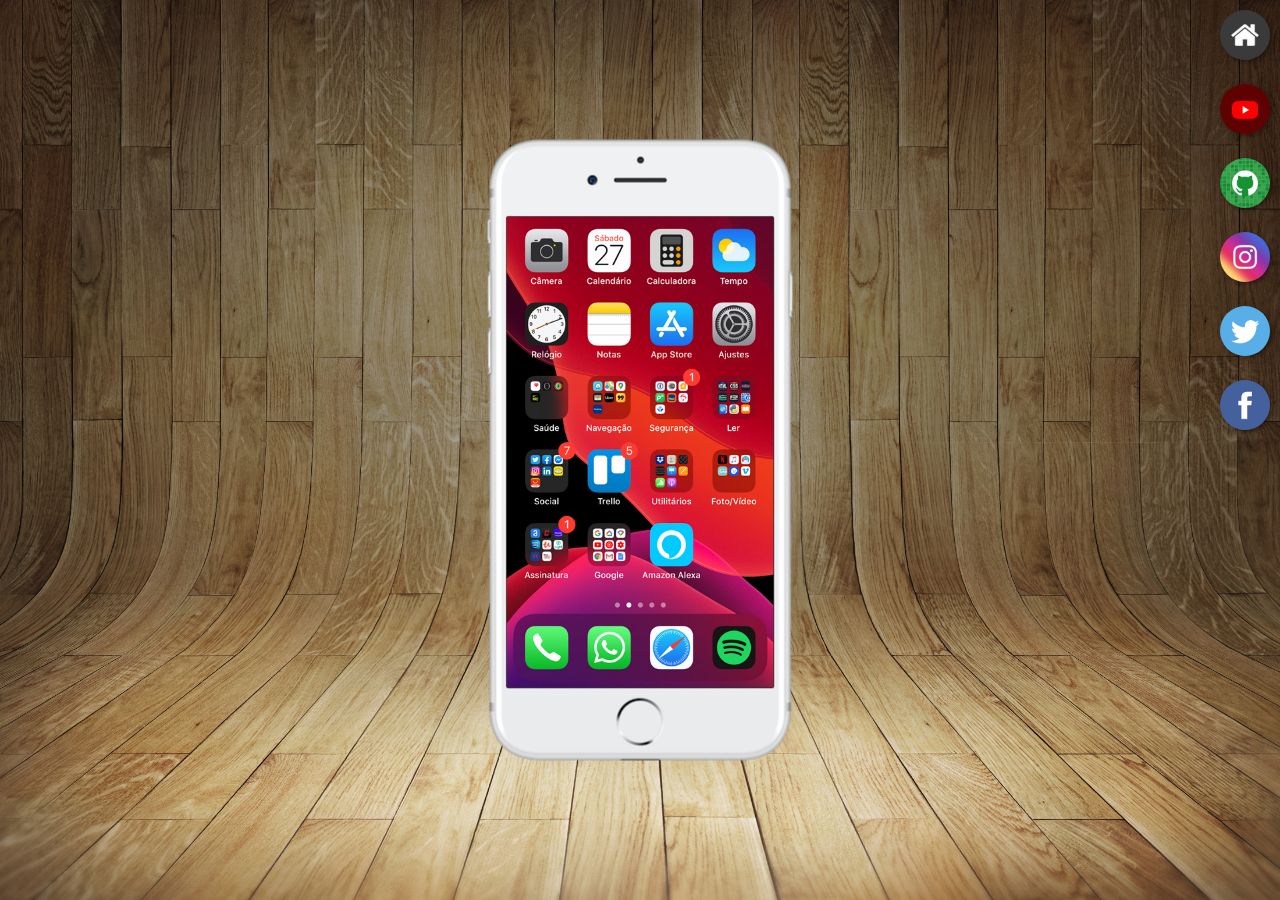
<file: index.html>
<!DOCTYPE html>
<html lang="pt-br">
<head>
    <meta charset="UTF-8">
    <meta name="viewport" content="width=device-width, initial-scale=1.0">
    <link rel="shortcut icon" href="favicon.ico" type="image/x-icon">
    <link rel="stylesheet" href="estilos/style.css">
    <title>Projeto Redes Sociais</title>
</head>
<body>
    <main>
        <section id="telefone">
            <iframe src="home.html" name="tela" id="tela" frameborder="0">
                Seu navegador não é compatível com isso.
            </iframe>
        </section>
        <section id="redes-sociais">
            <a href="home.html" target="tela"><img src="imagens/logo-home.jpg" alt="home"></a><br>
            <a href="youtube.html" target="tela"><img src="imagens/logo-youtube.jpg" alt="YouTube"></a><br>
            <a href="github.html" target="tela"><img src="imagens/logo-github.jpg" alt="GitHub"></a><br>
            <a href="instagram.html" target="tela"><img src="imagens/logo-instagram.jpg" alt="Instagram"></a><br>
            <a href="twitter.html" target="tela"><img src="imagens/logo-twitter.jpg" alt="Twitter"></a><br>
            <a href="facebook.html" target="tela"><img src="imagens/logo-facebook.jpg" alt="Facebook"></a>
        </section>
    </main>
</body>
</html>
</file>
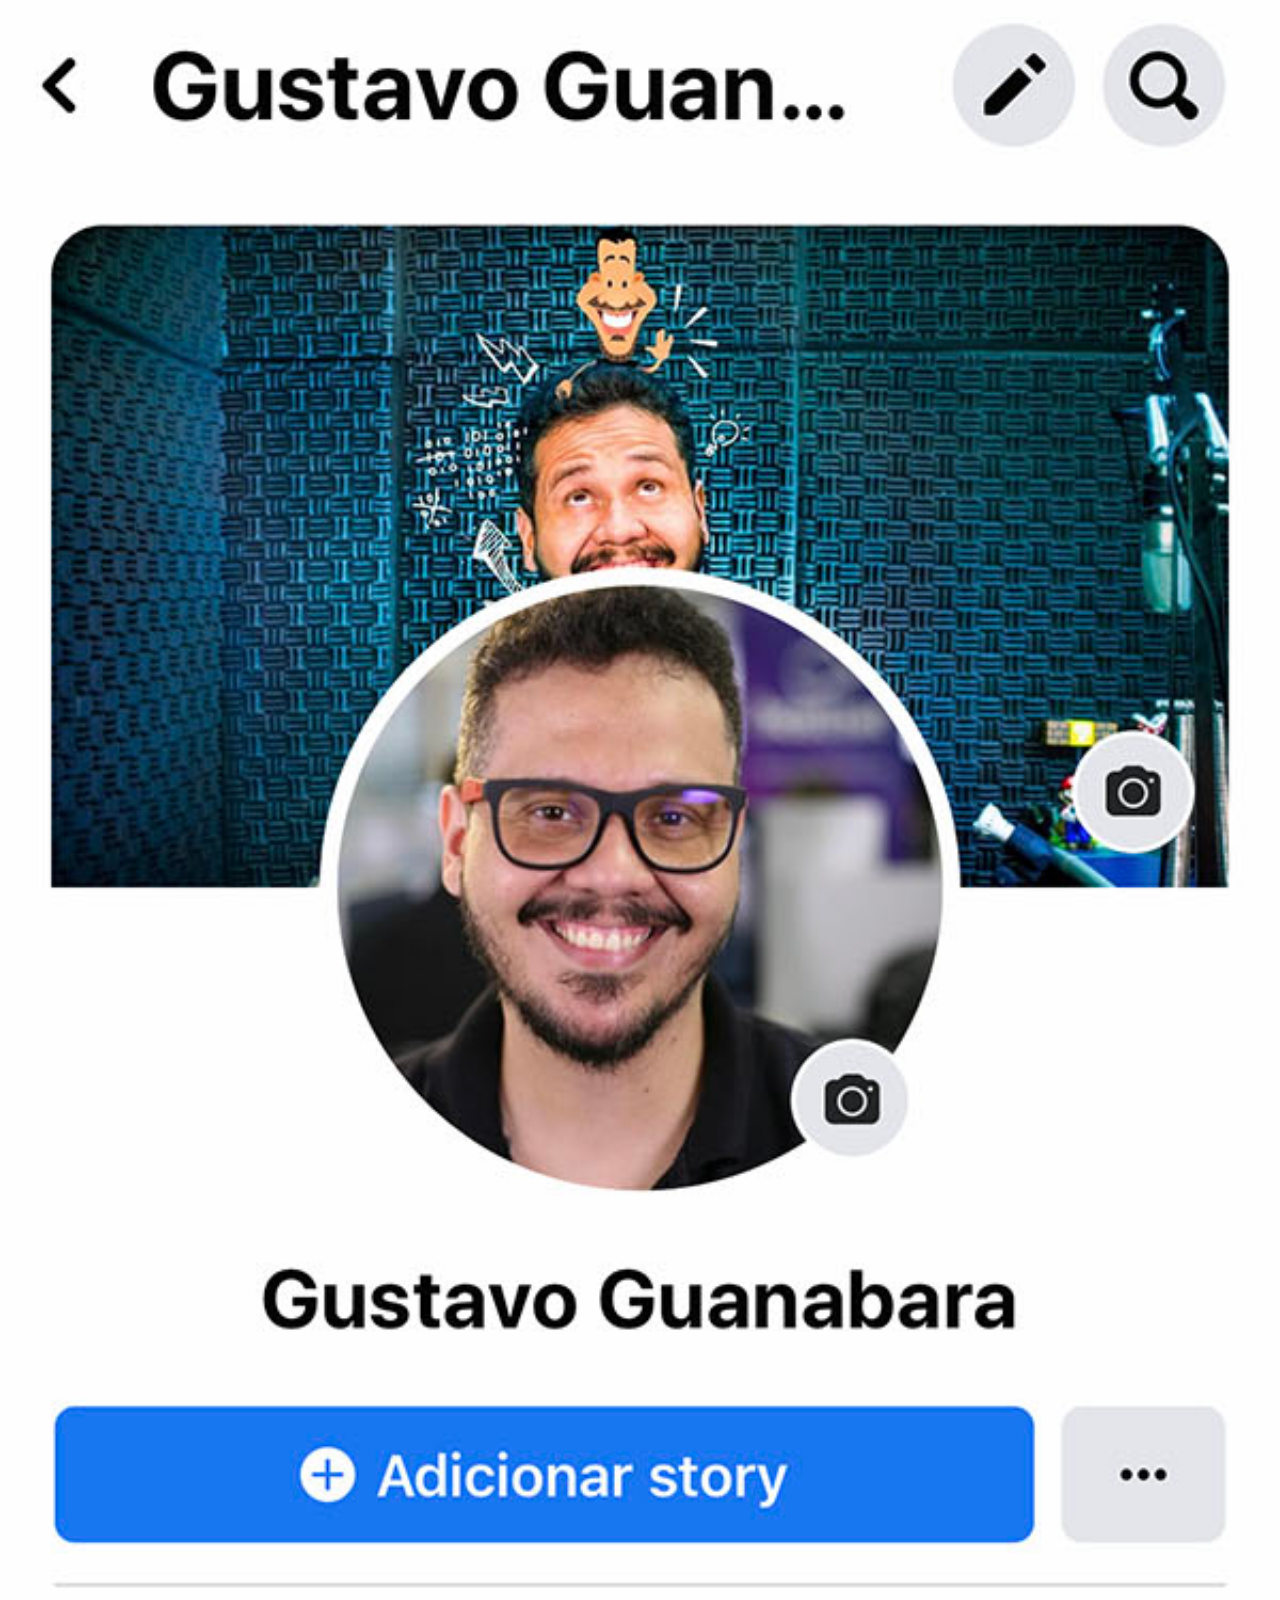
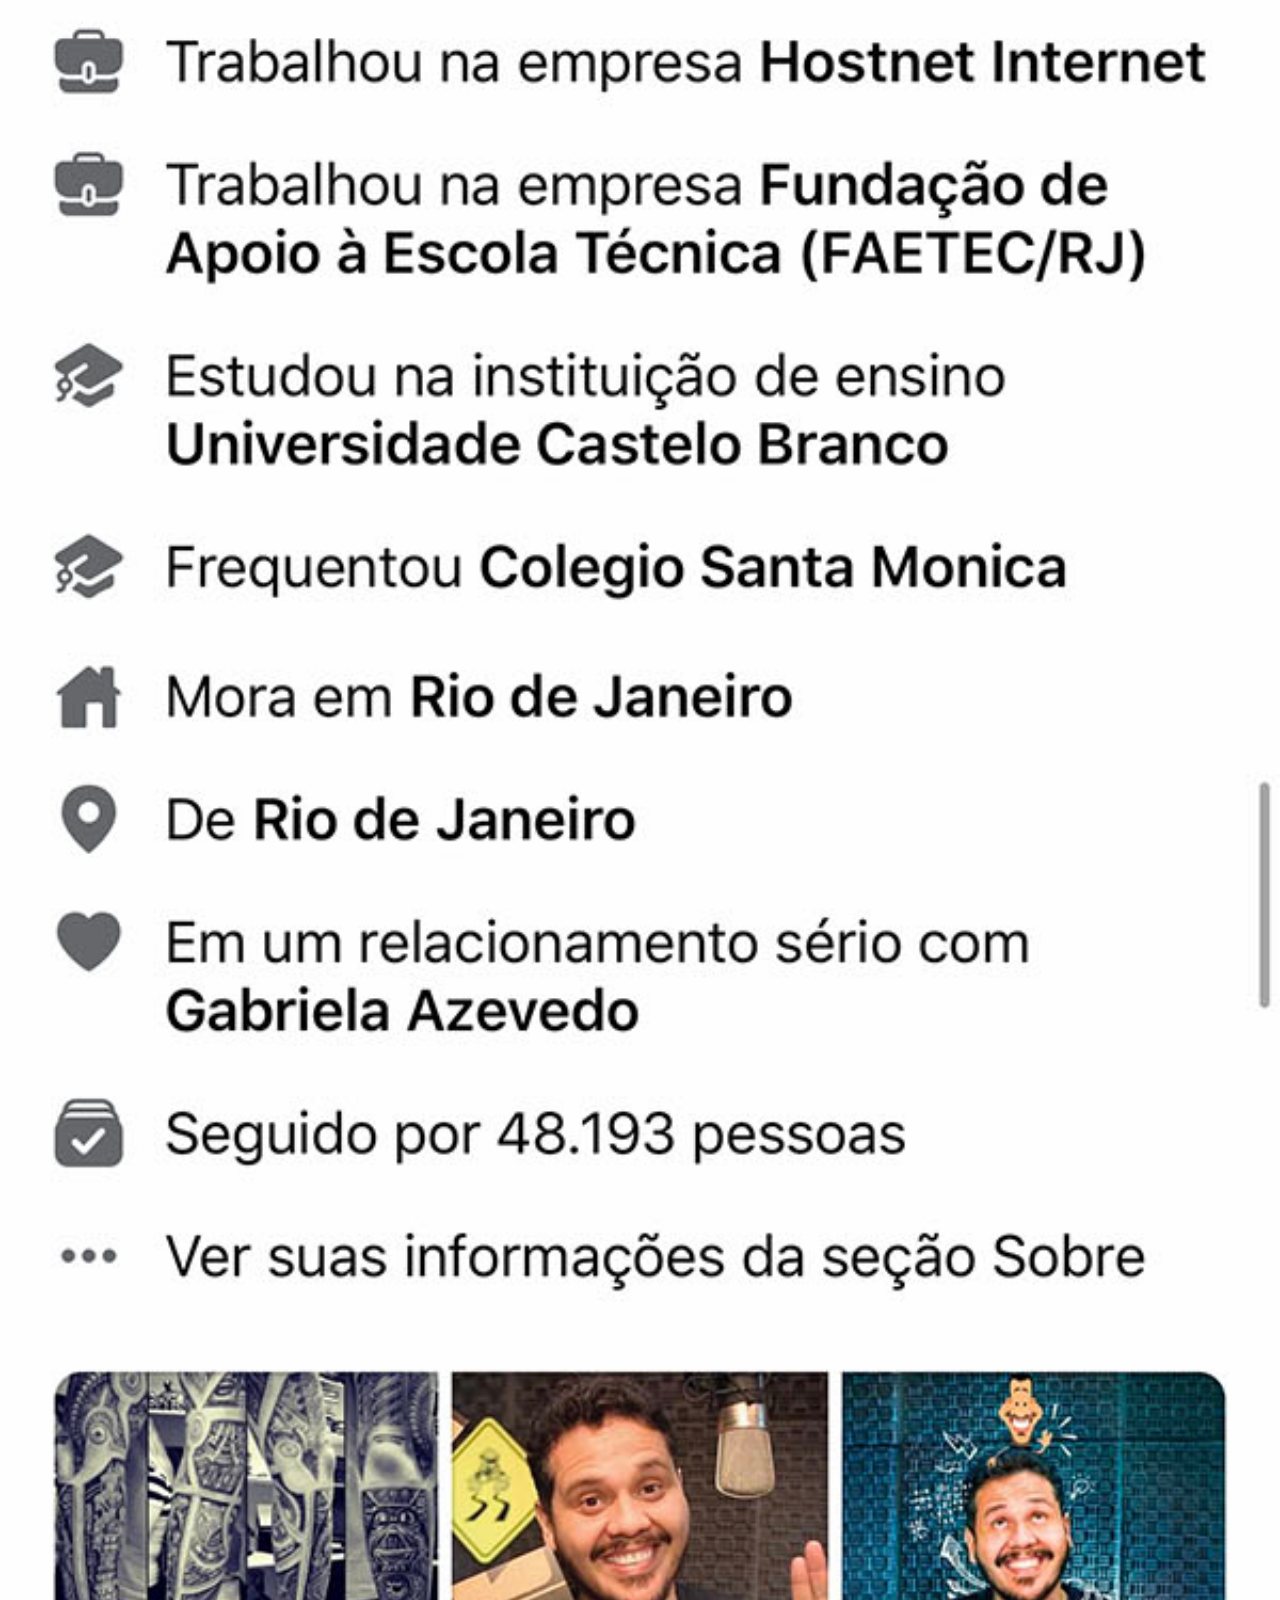
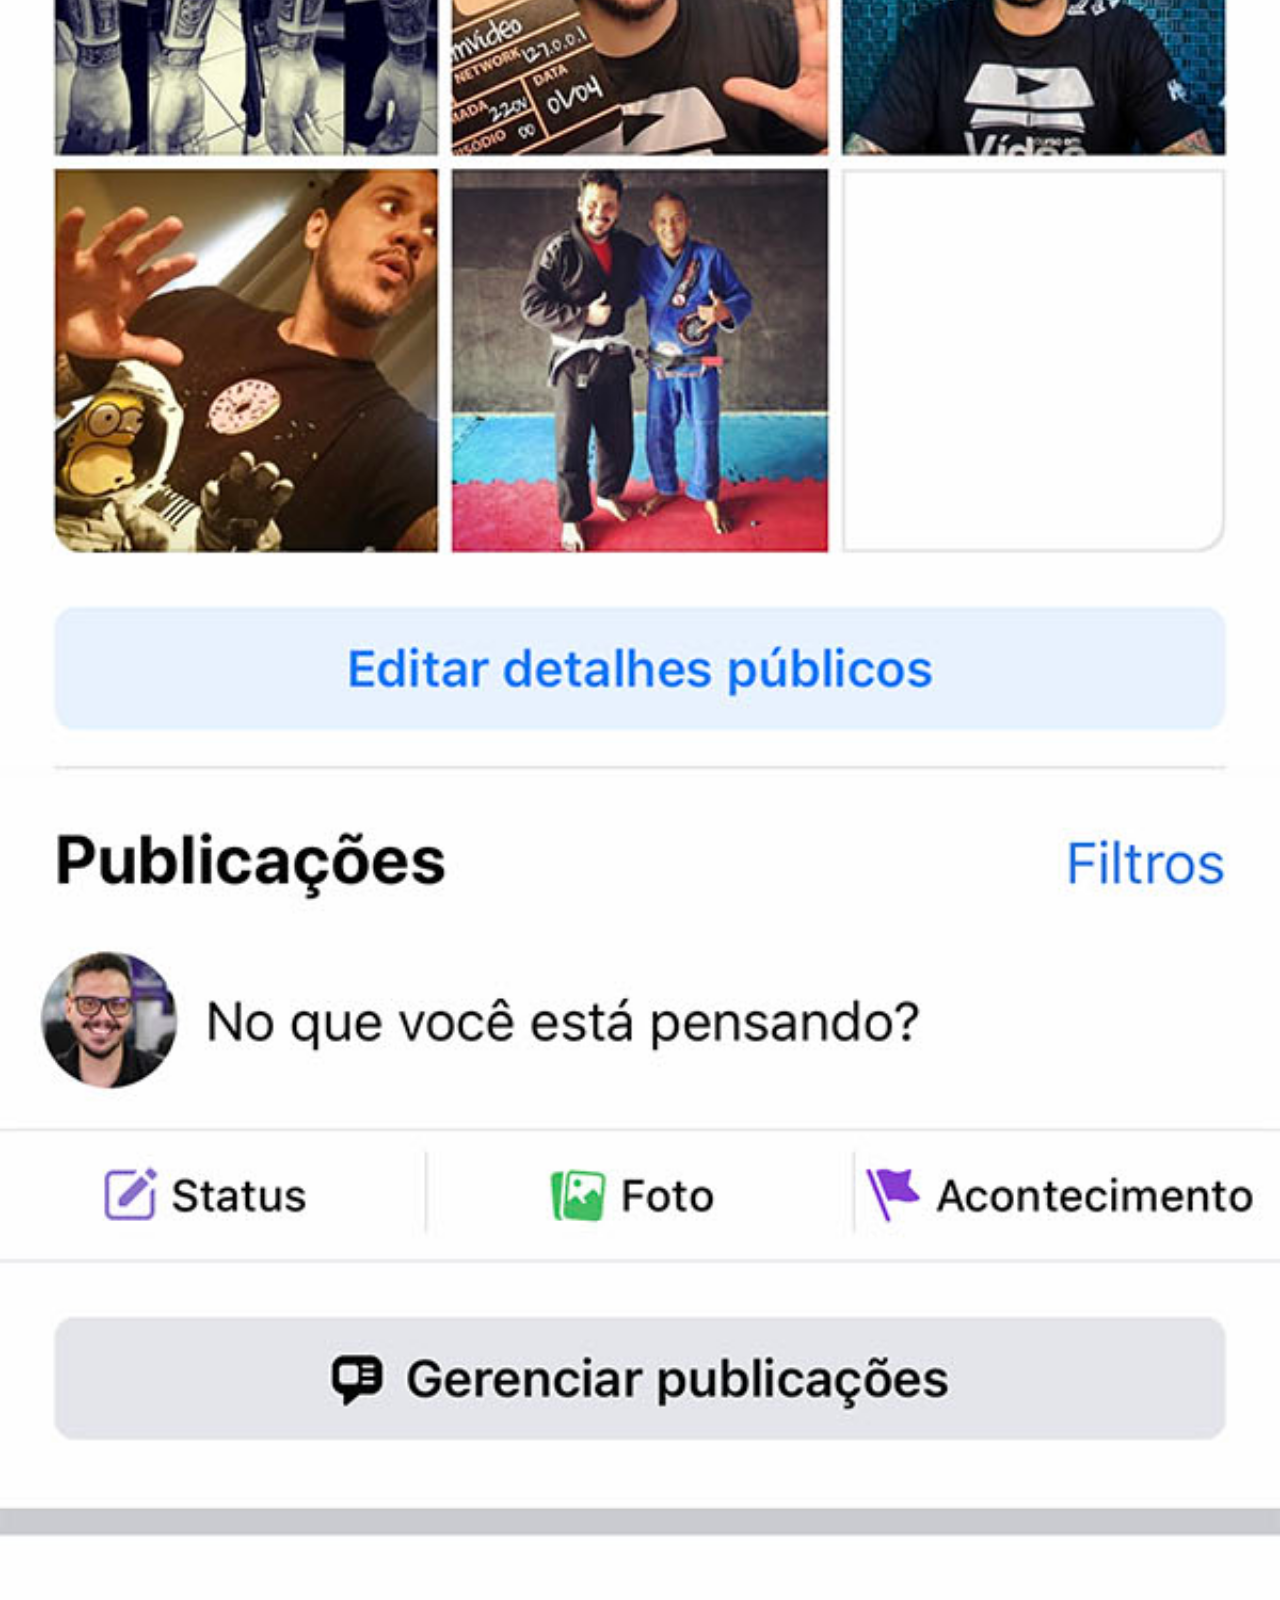
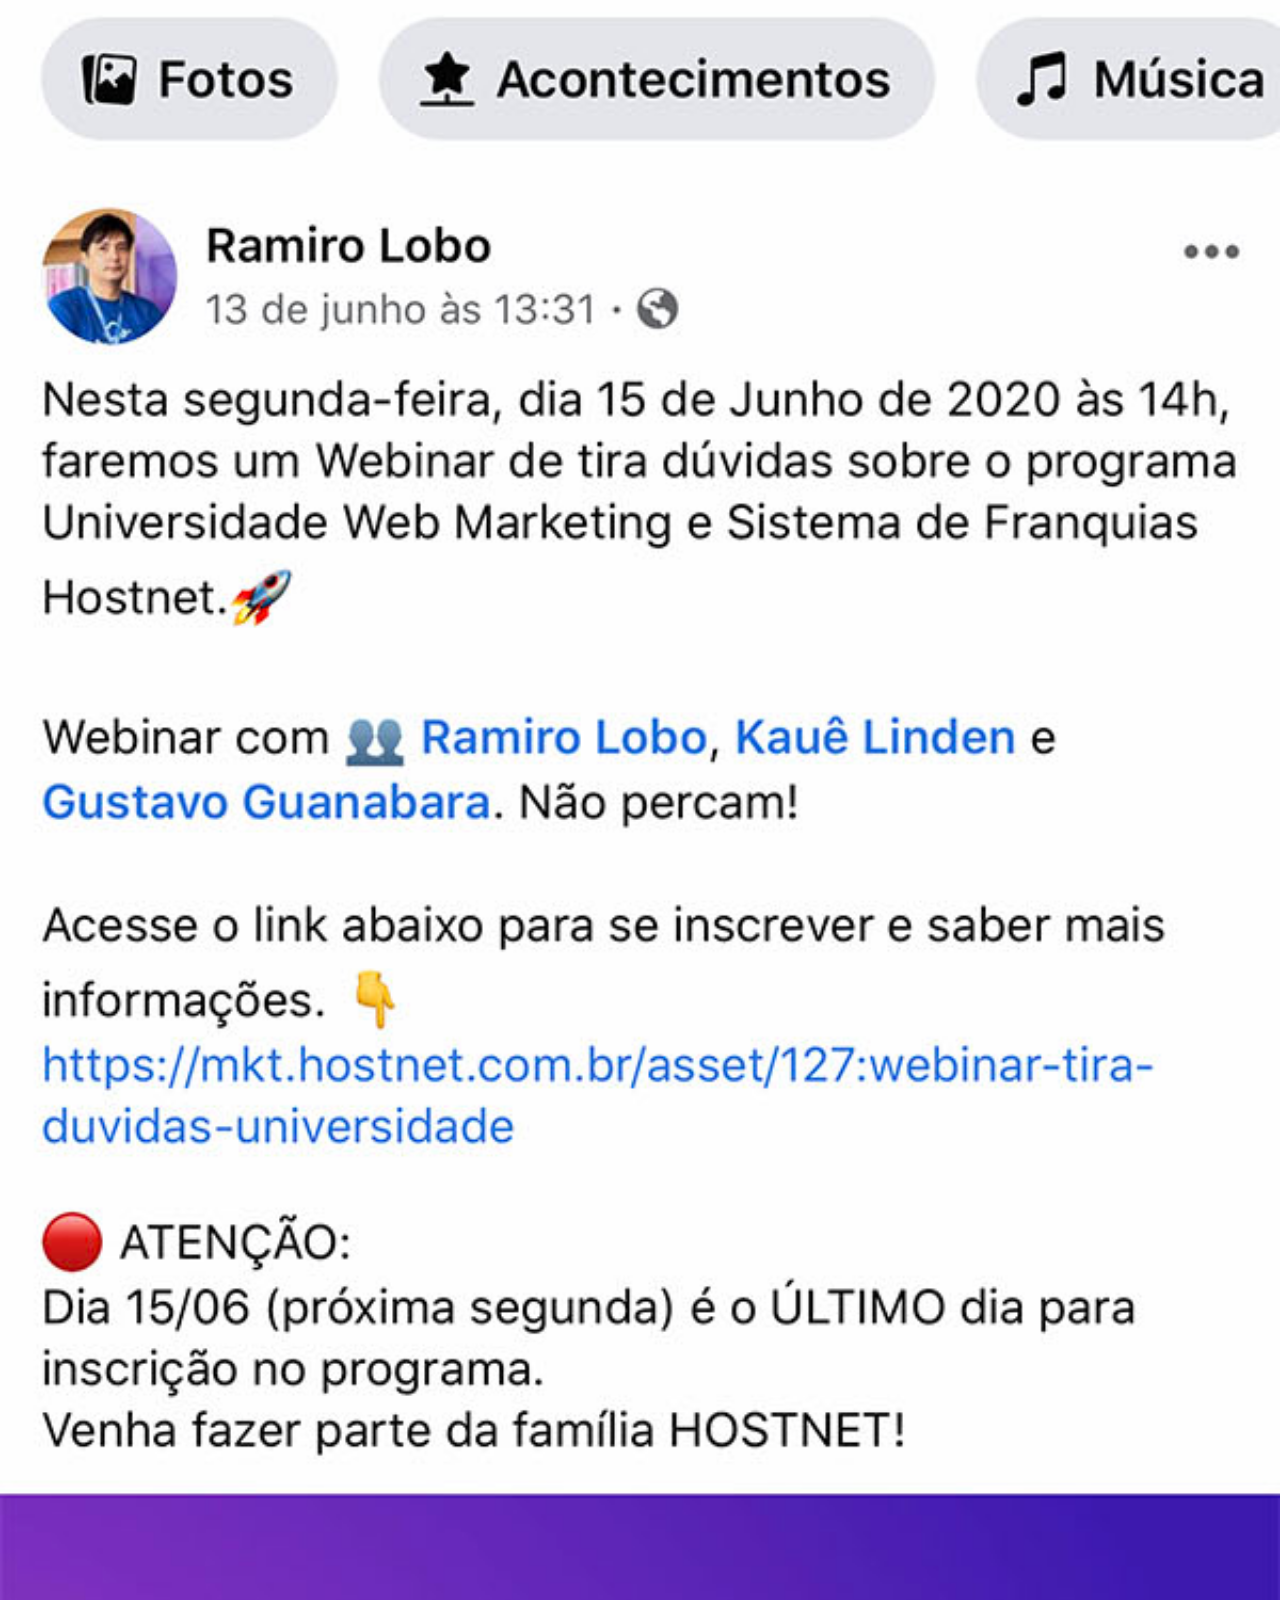
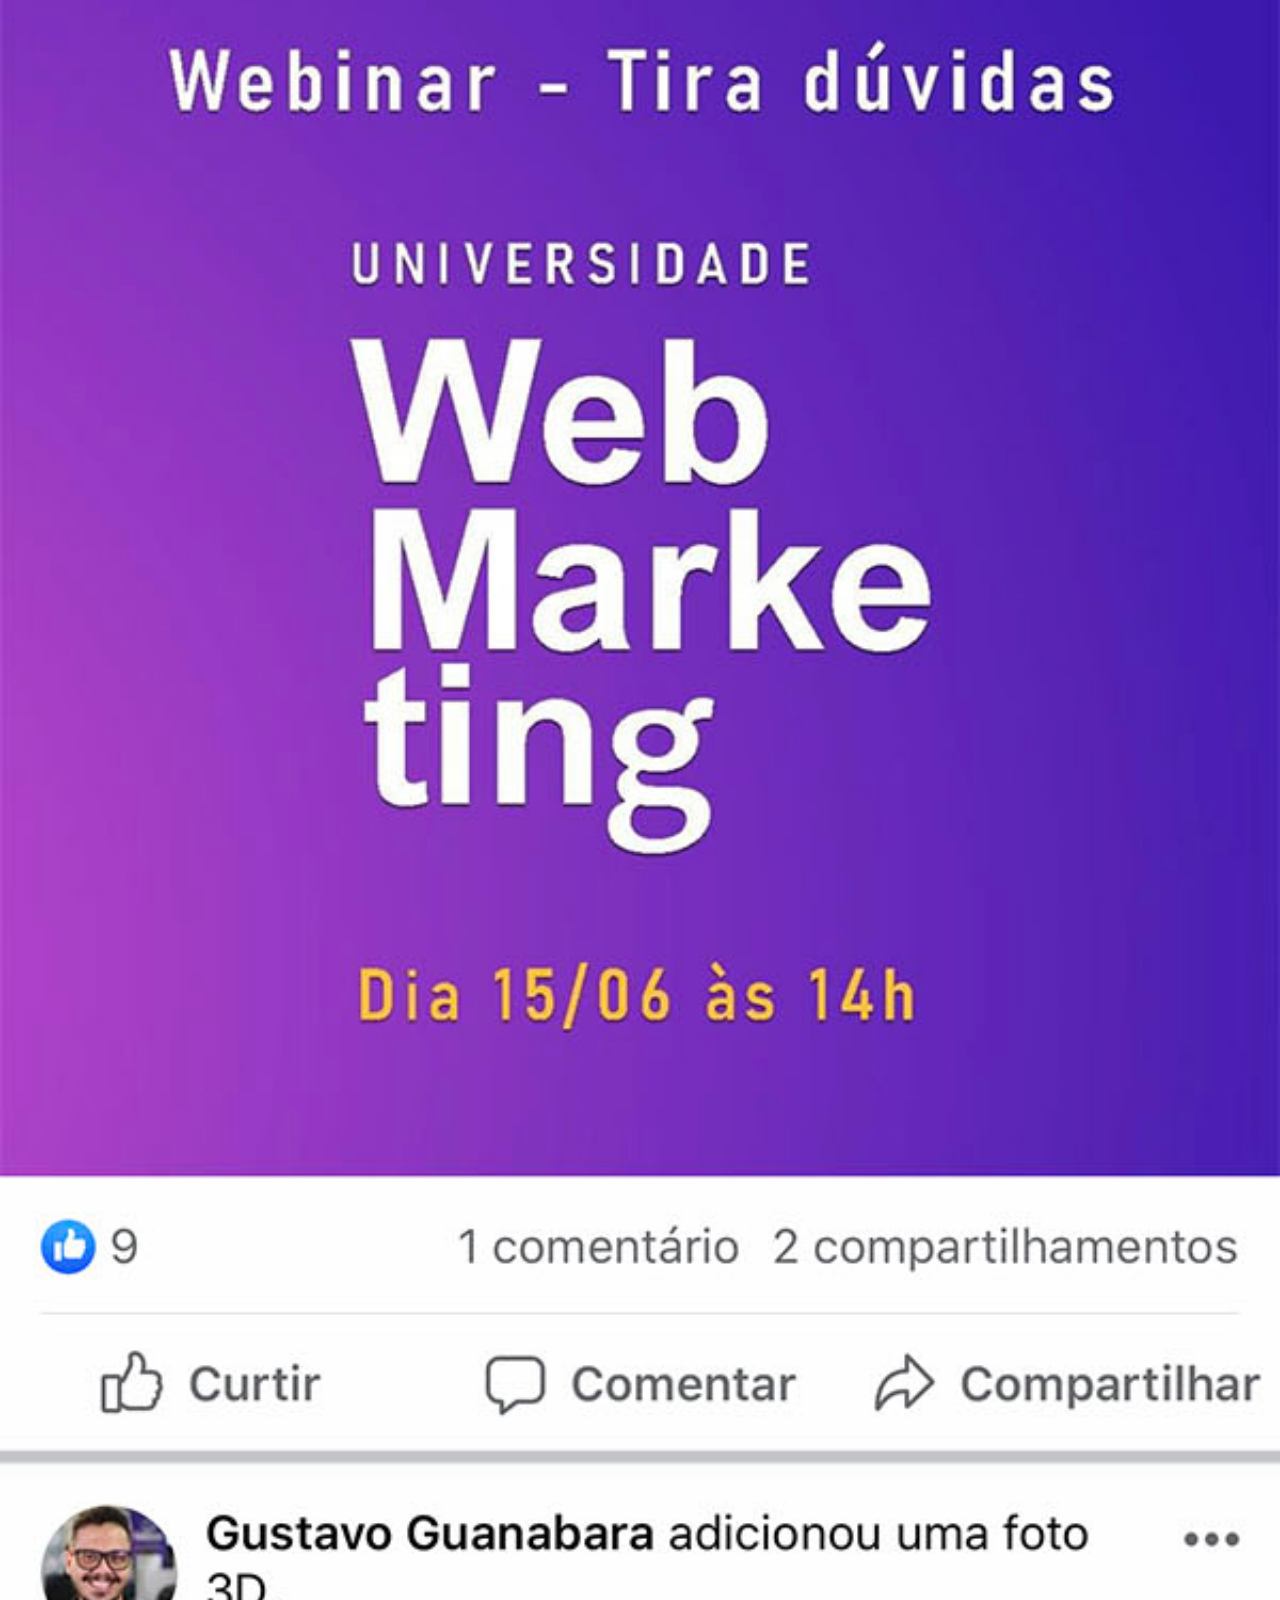
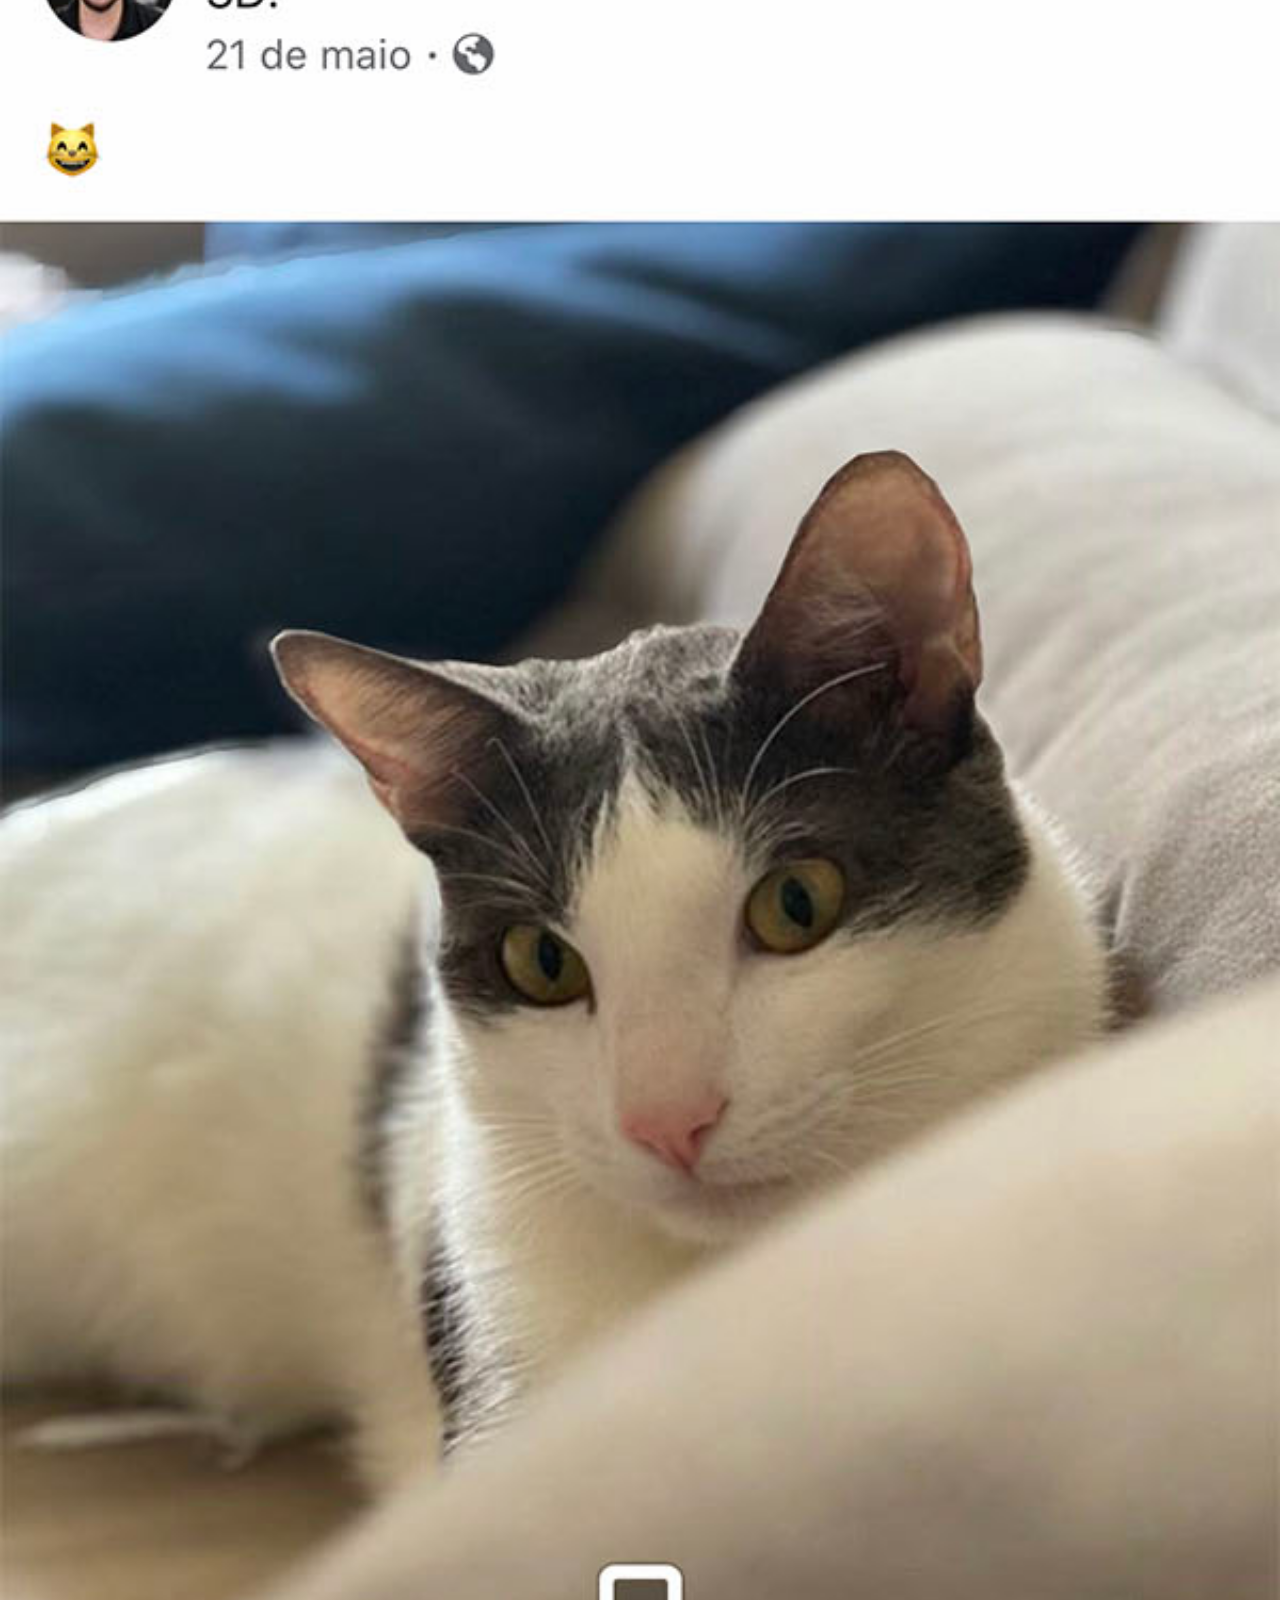
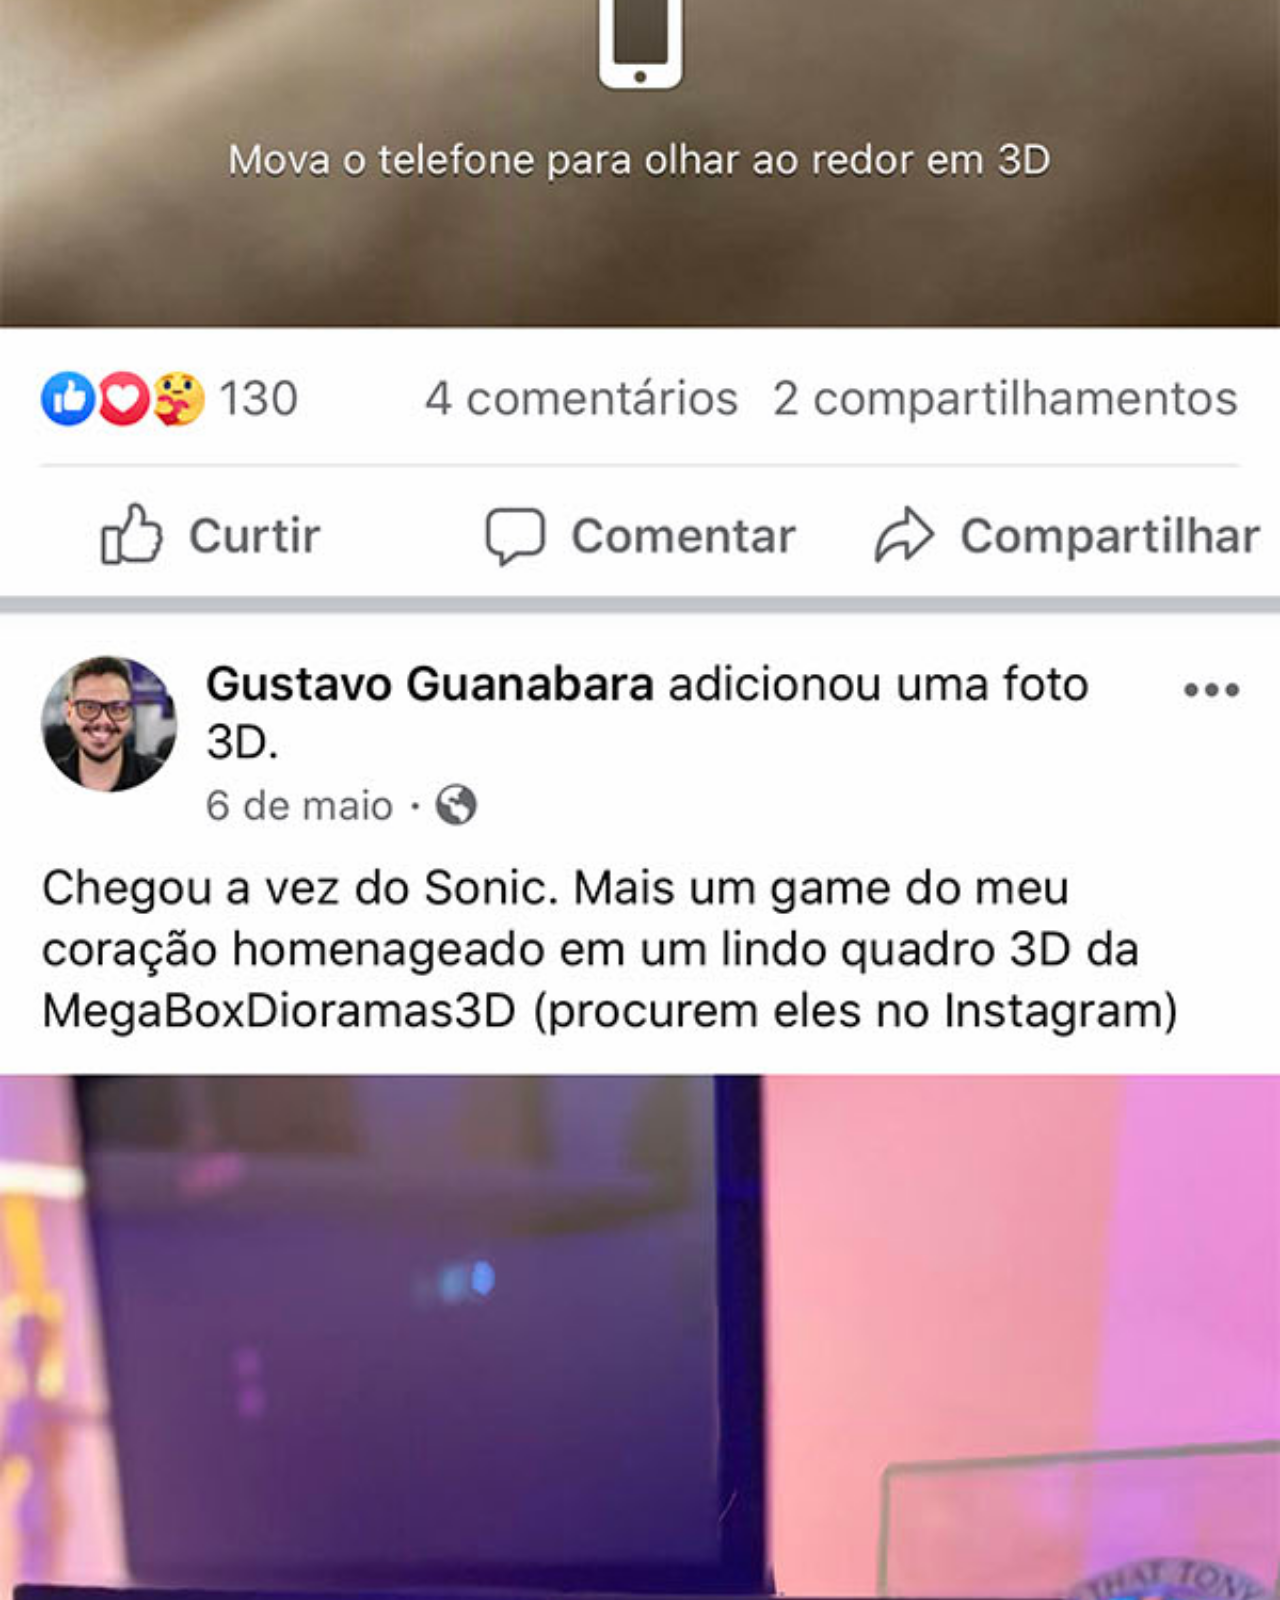
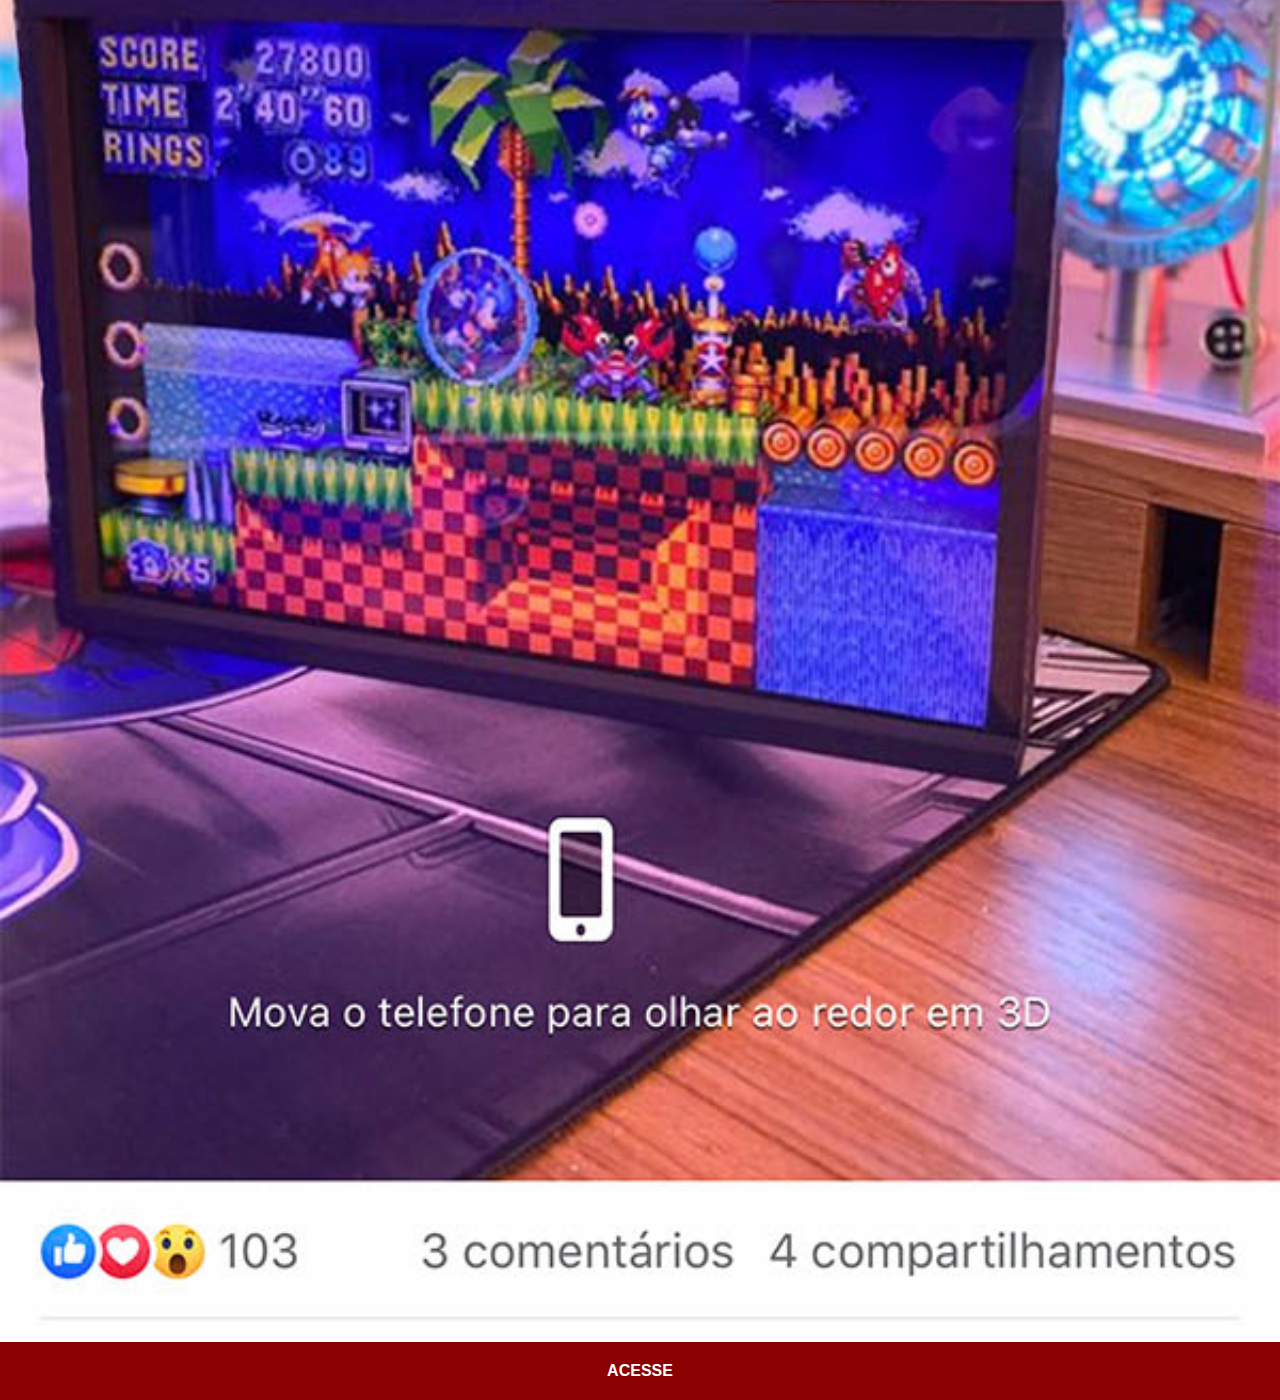
<file: facebook.html>
<!DOCTYPE html>
<html lang="pt-br">
<head>
    <meta charset="UTF-8">
    <meta name="viewport" content="width=device-width, initial-scale=1.0">
    <title>Facebook</title>
    <link rel="stylesheet" href="estilos/social.css">
</head>
<body>
    <img src="imagens/tela-facebook.jpg" alt="Facebook">
    <a href="https://www.facebook.com/login/?next=https%3A%2F%2Fwww.facebook.com%2F%3Flocale%3Dpt_BR" target="_blank">ACESSE</a>
</body>
</html>
</file>
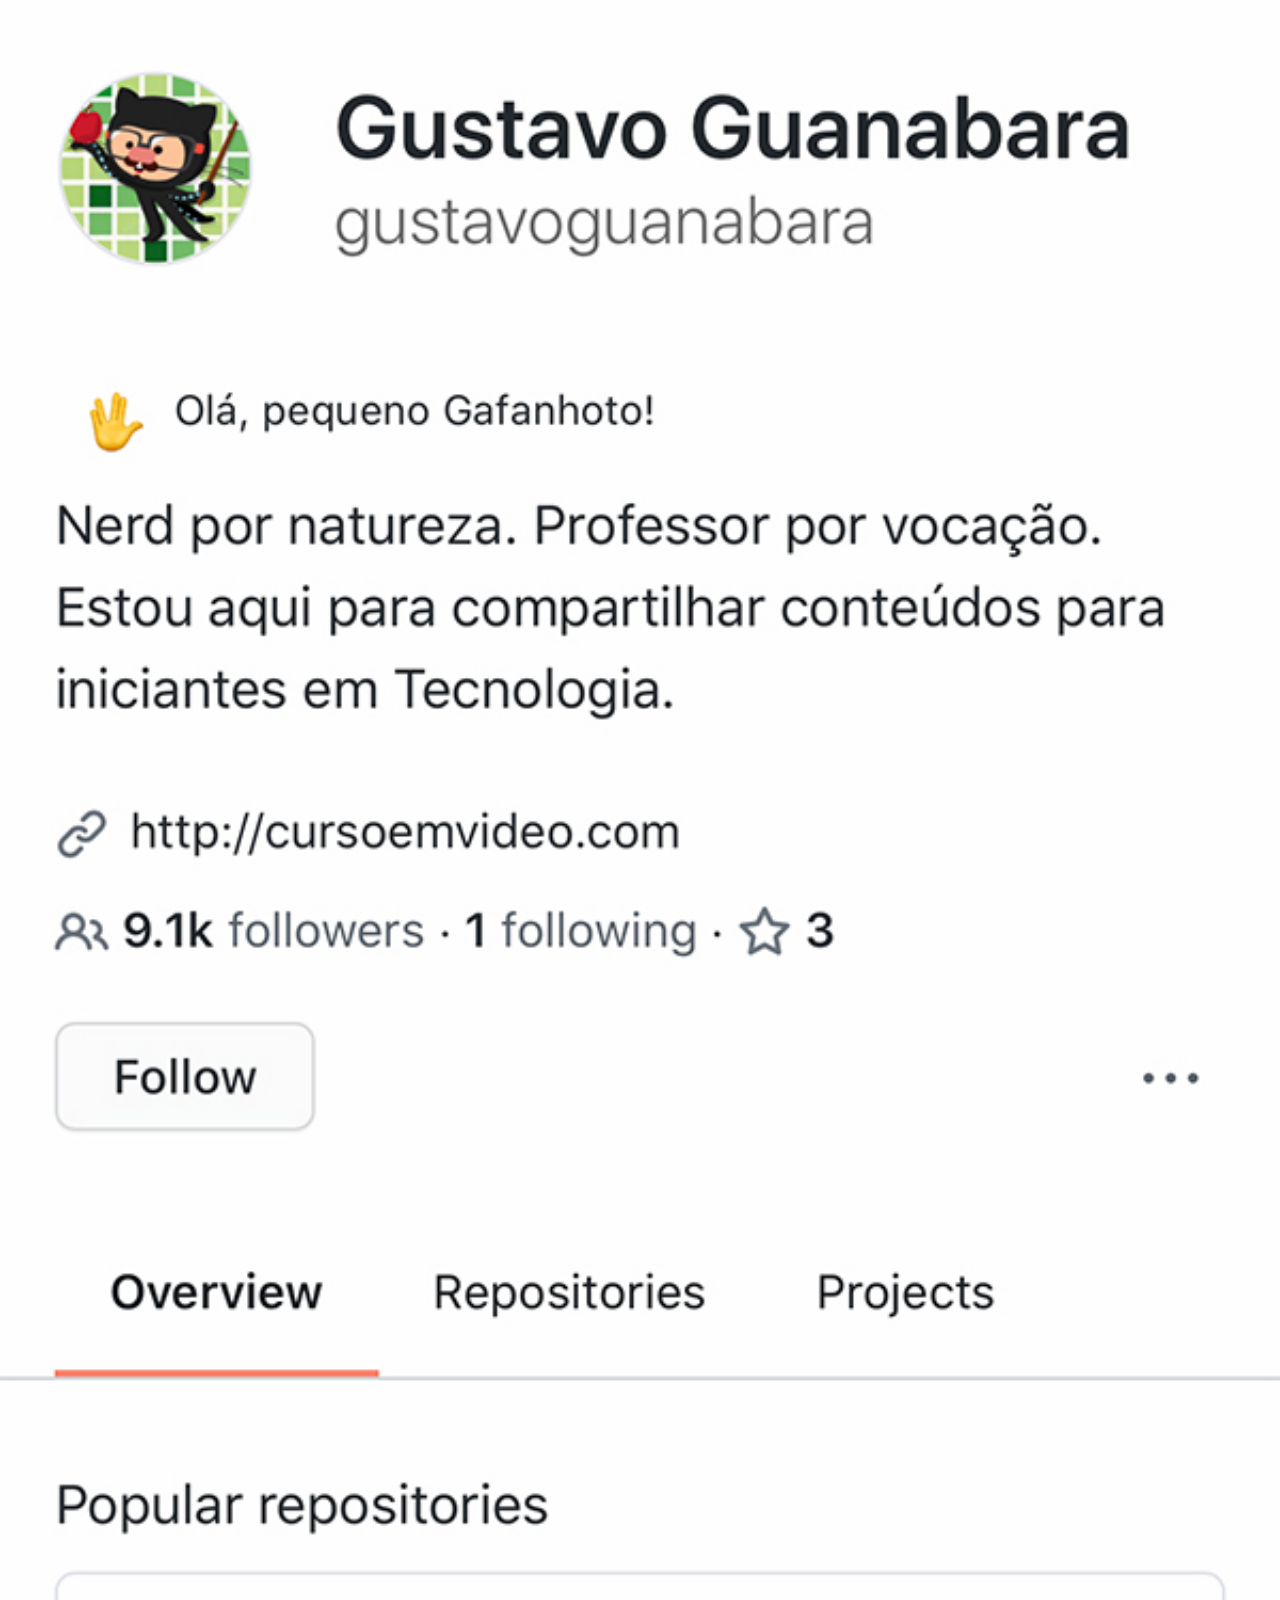
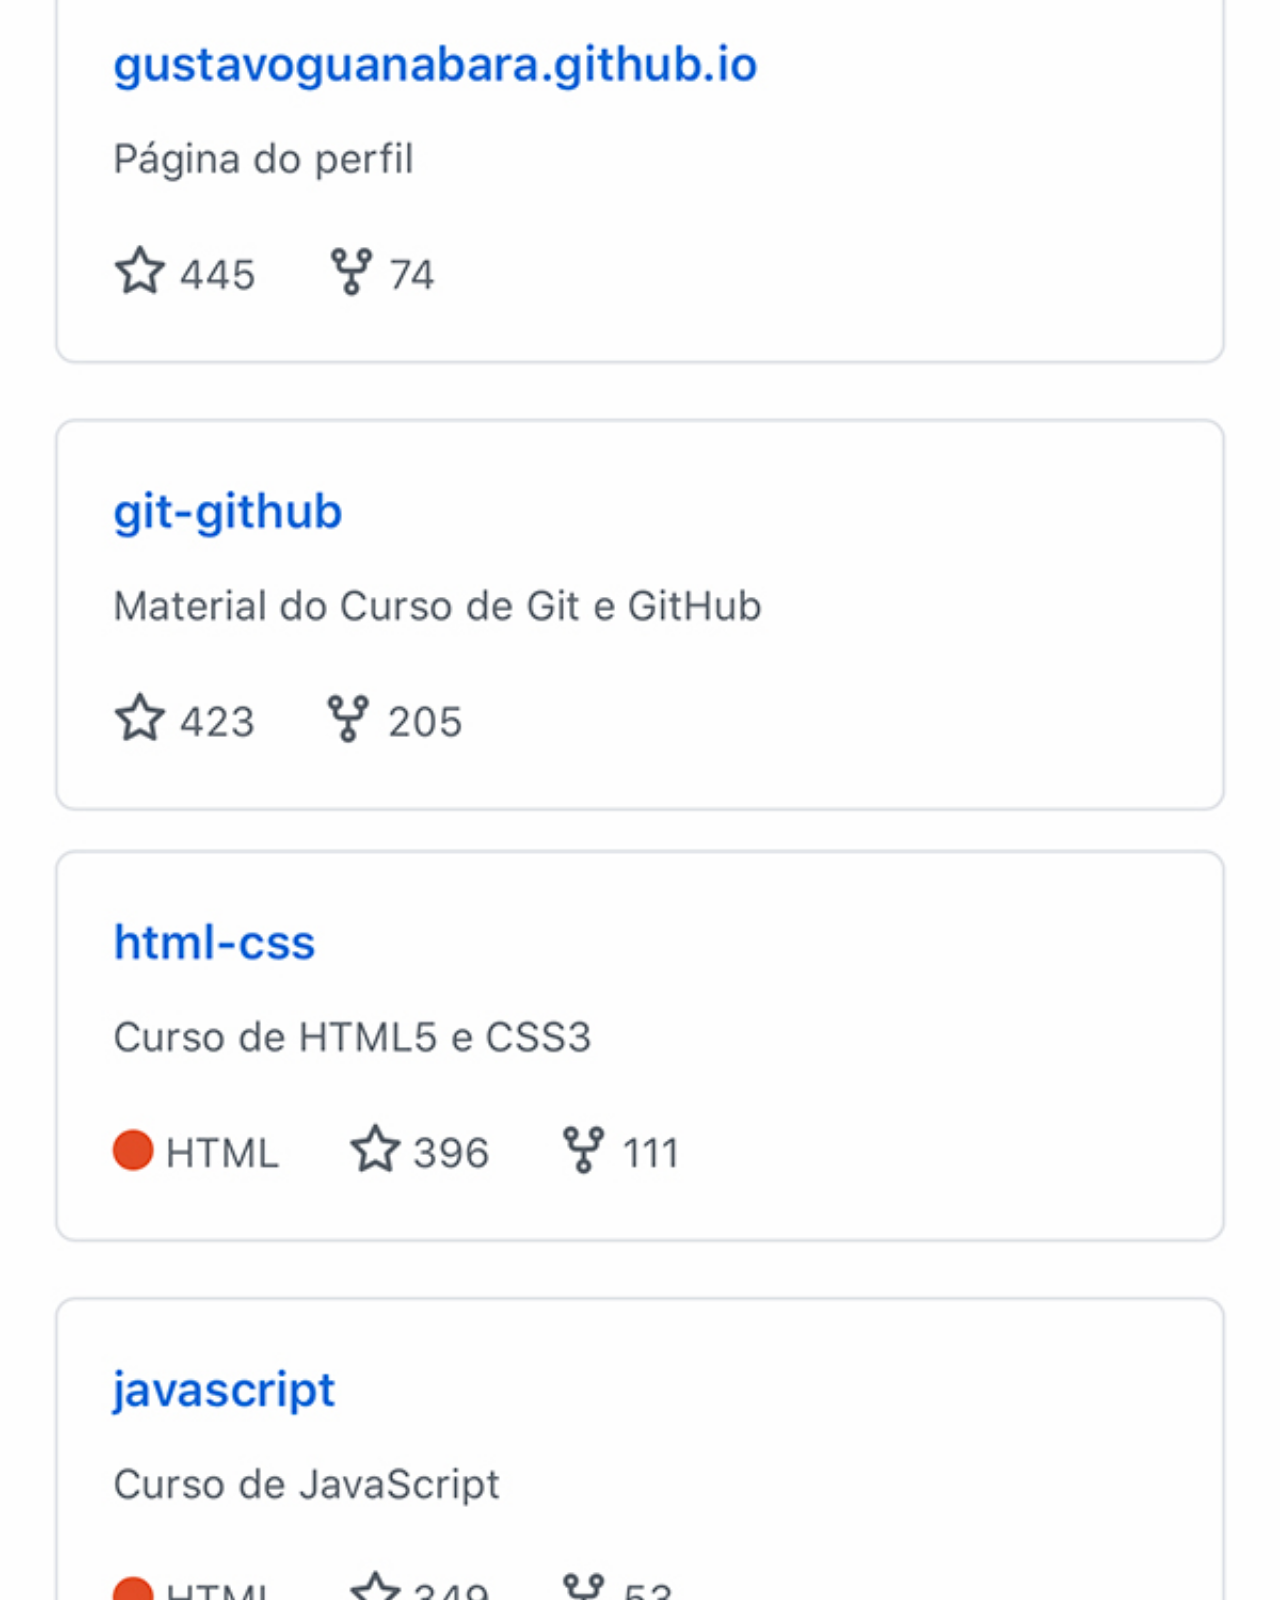
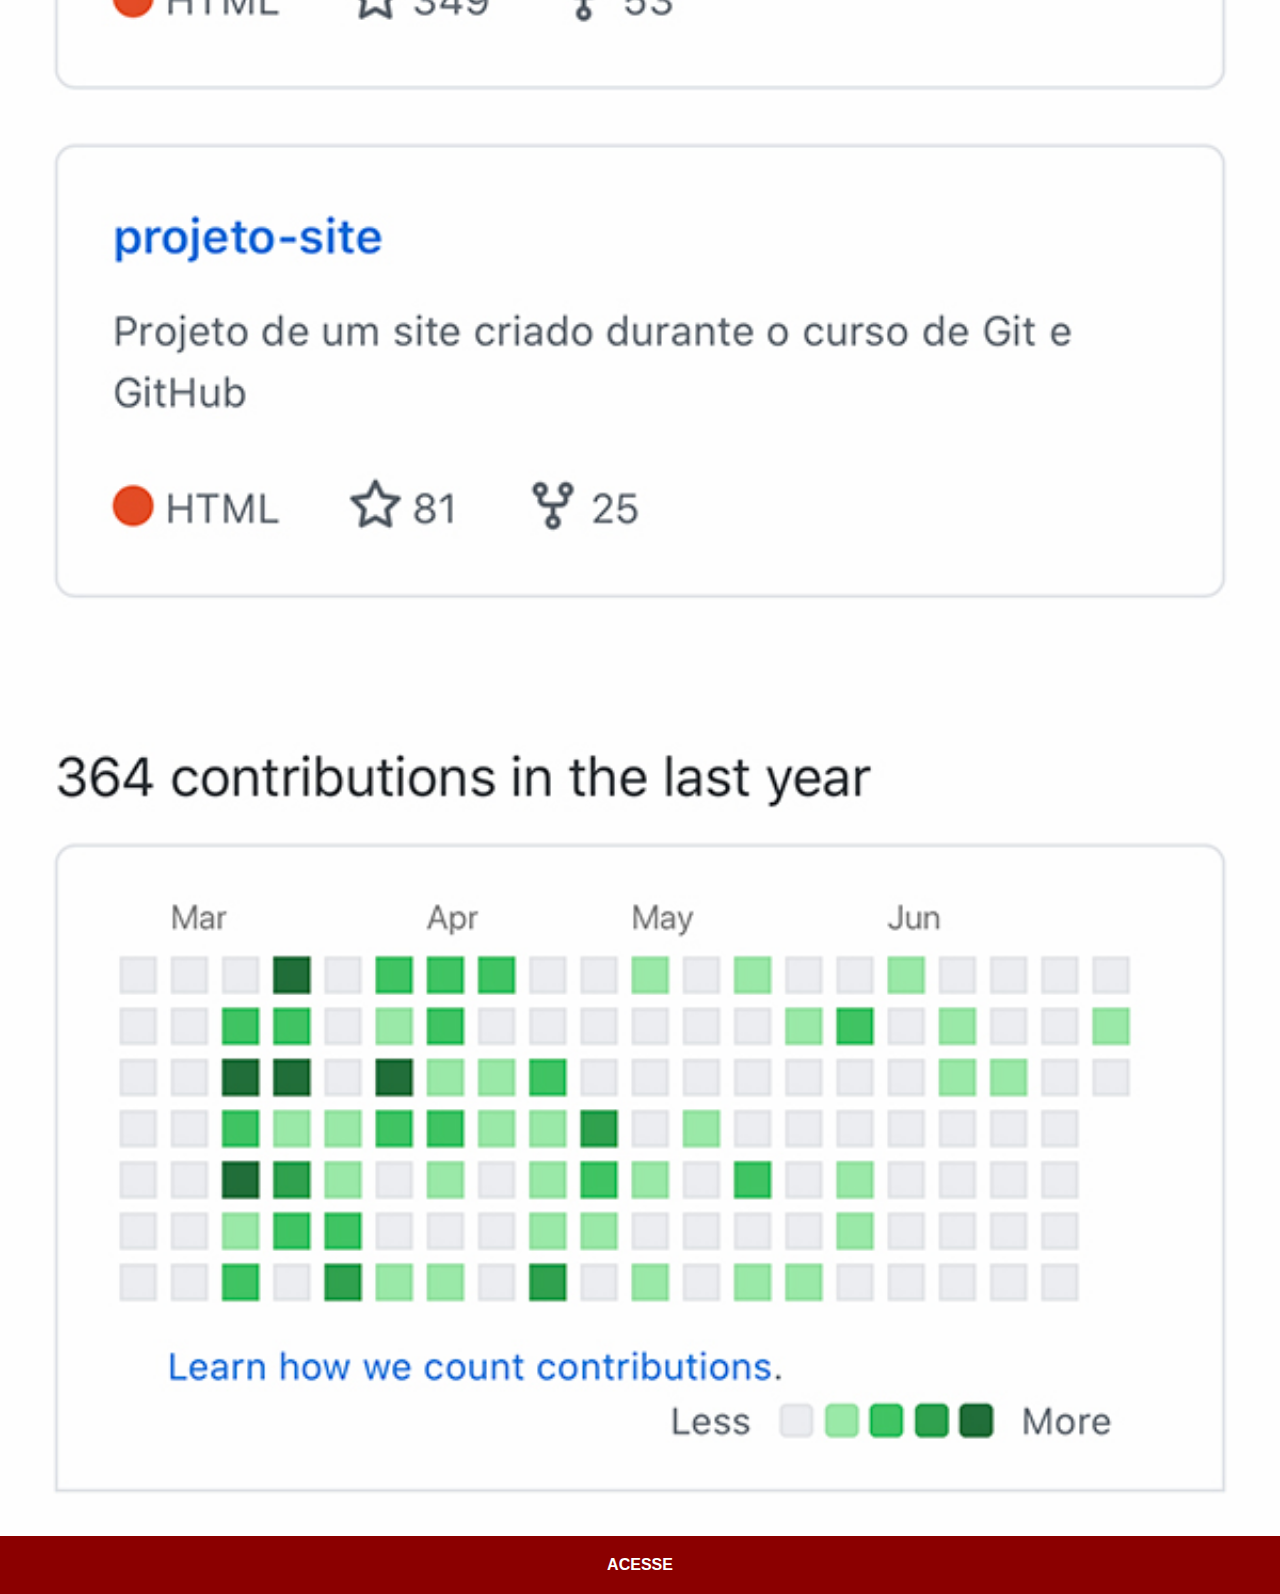
<file: github.html>
<!DOCTYPE html>
<html lang="pt-br">
<head>
    <meta charset="UTF-8">
    <meta name="viewport" content="width=device-width, initial-scale=1.0">
    <title>GitHub</title>
    <link rel="stylesheet" href="estilos/social.css">
</head>
<body>
    <img src="imagens/tela-github.jpg" alt="GitHub">
    <a href="https://github.com/saraalmada" target="_blank">ACESSE</a>
</body>
</html>
</file>
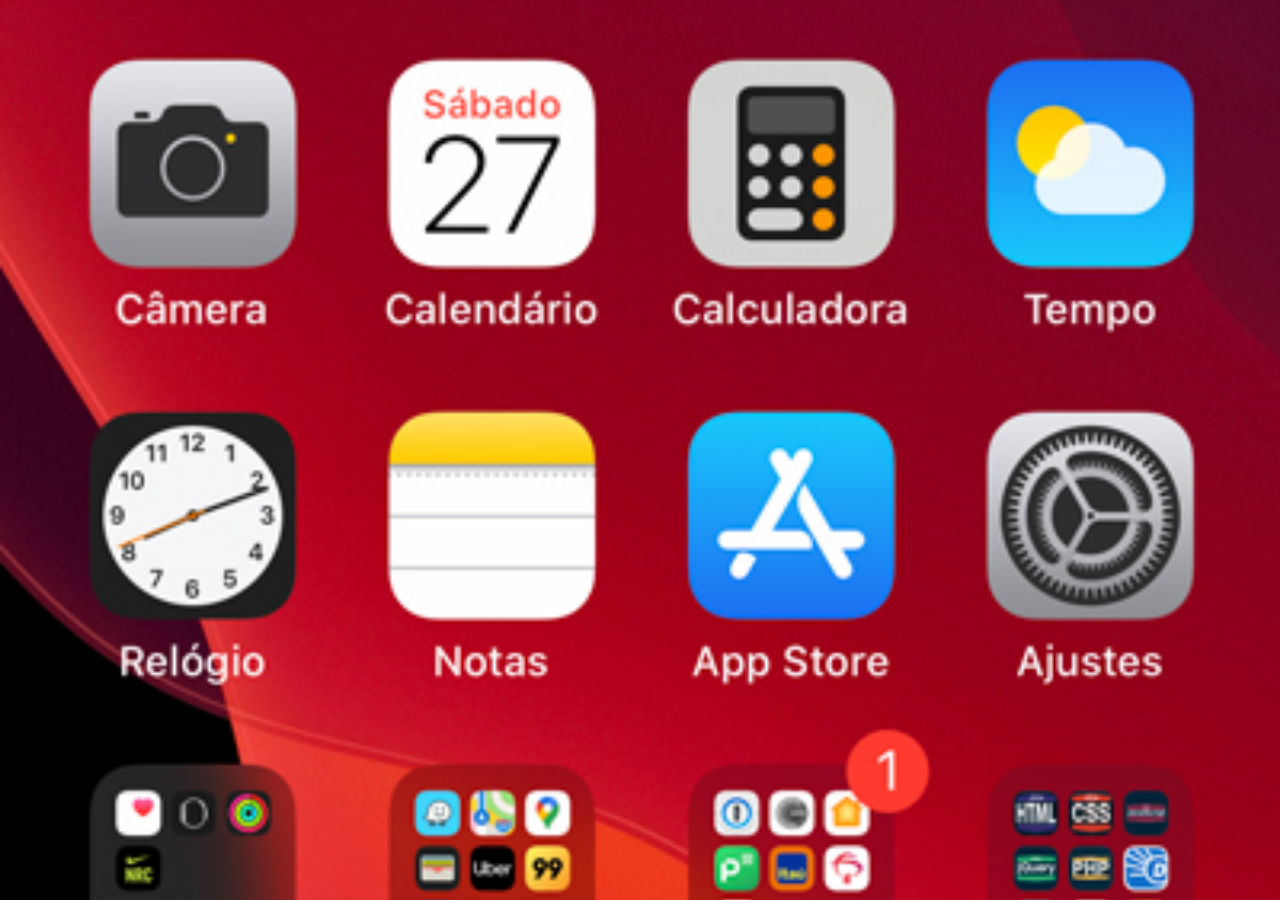
<file: home.html>
<!DOCTYPE html>
<html lang="en">
<head>
    <meta charset="UTF-8">
    <meta name="viewport" content="width=device-width, initial-scale=1.0">
    <title>Home</title>
</head>
<style>
    * {
        margin: 0PX;
        padding: 0px;
    }

    body {
        width: 100vw;
        height: 100vh;
        background: black url('imagens/tela-home.jpg') no-repeat top center;
        background-size: cover;
    }
</style>
<body>

</body>
</html>
</file>
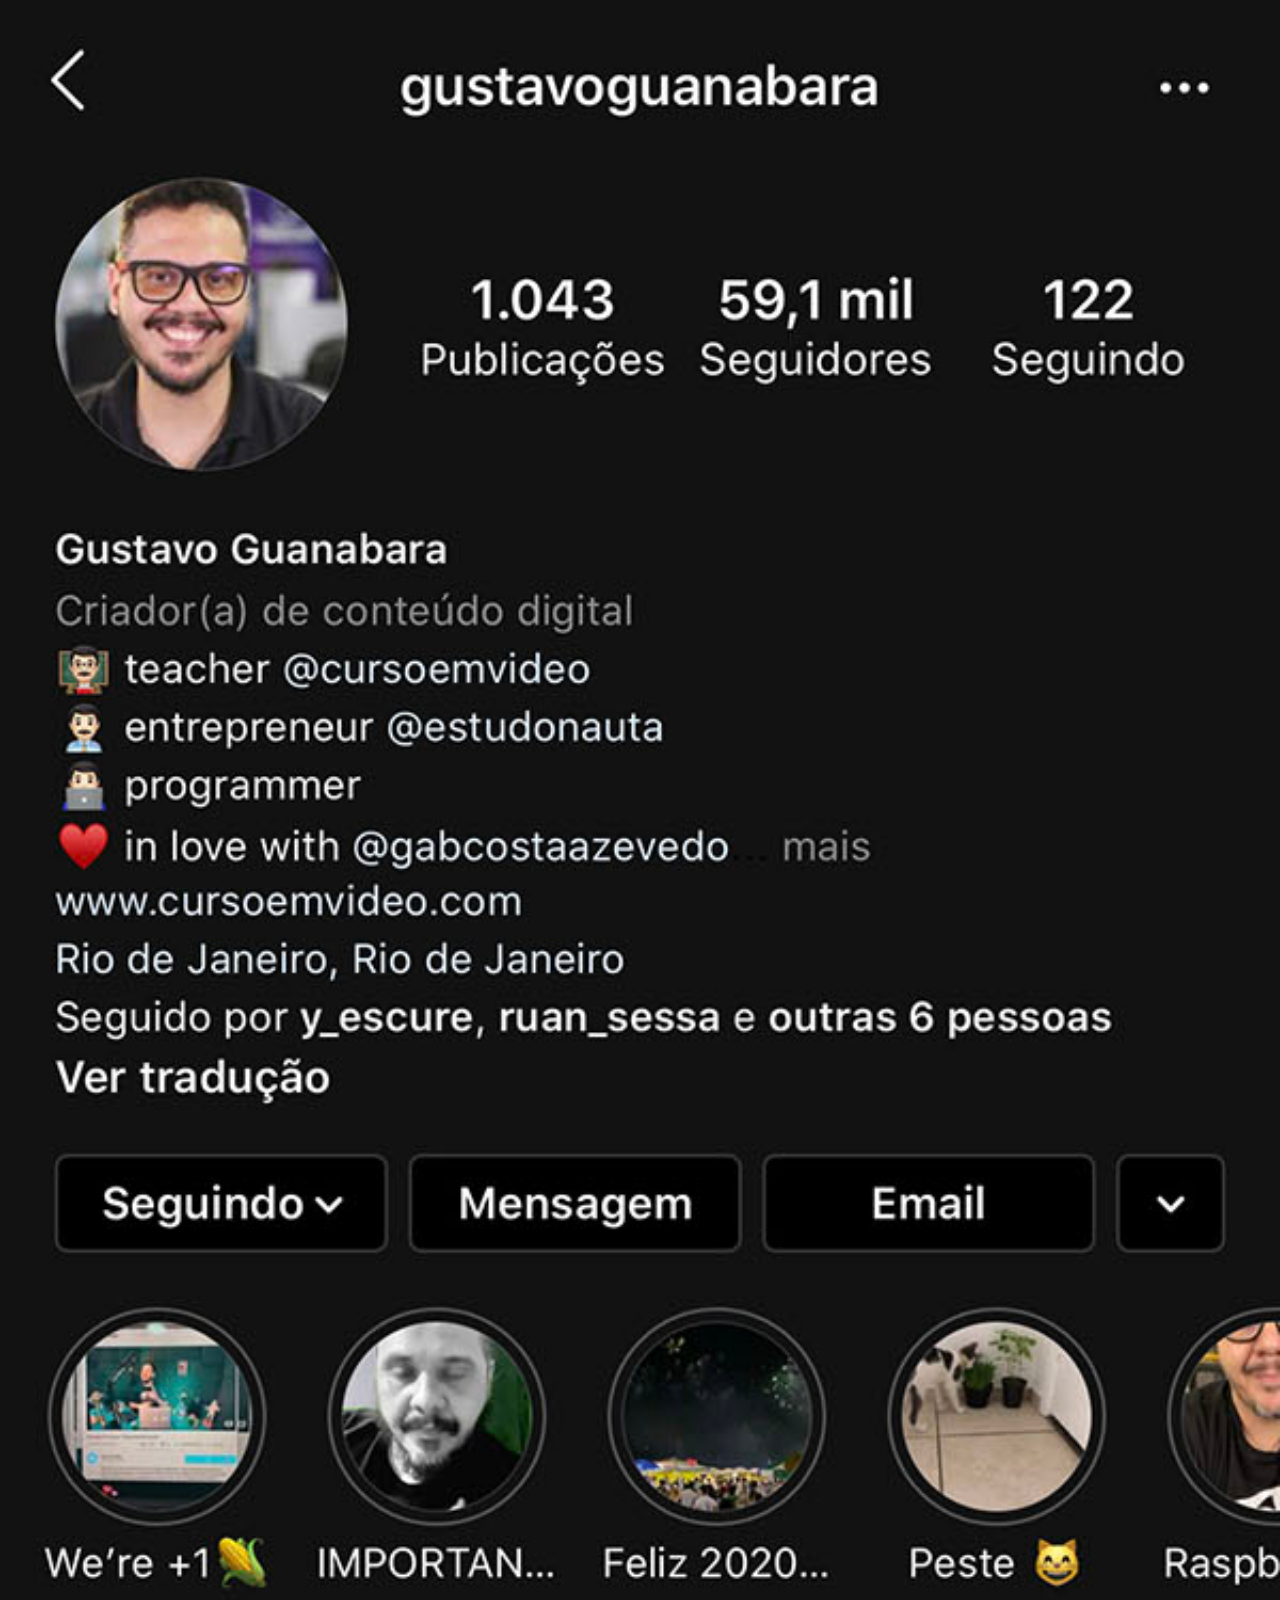
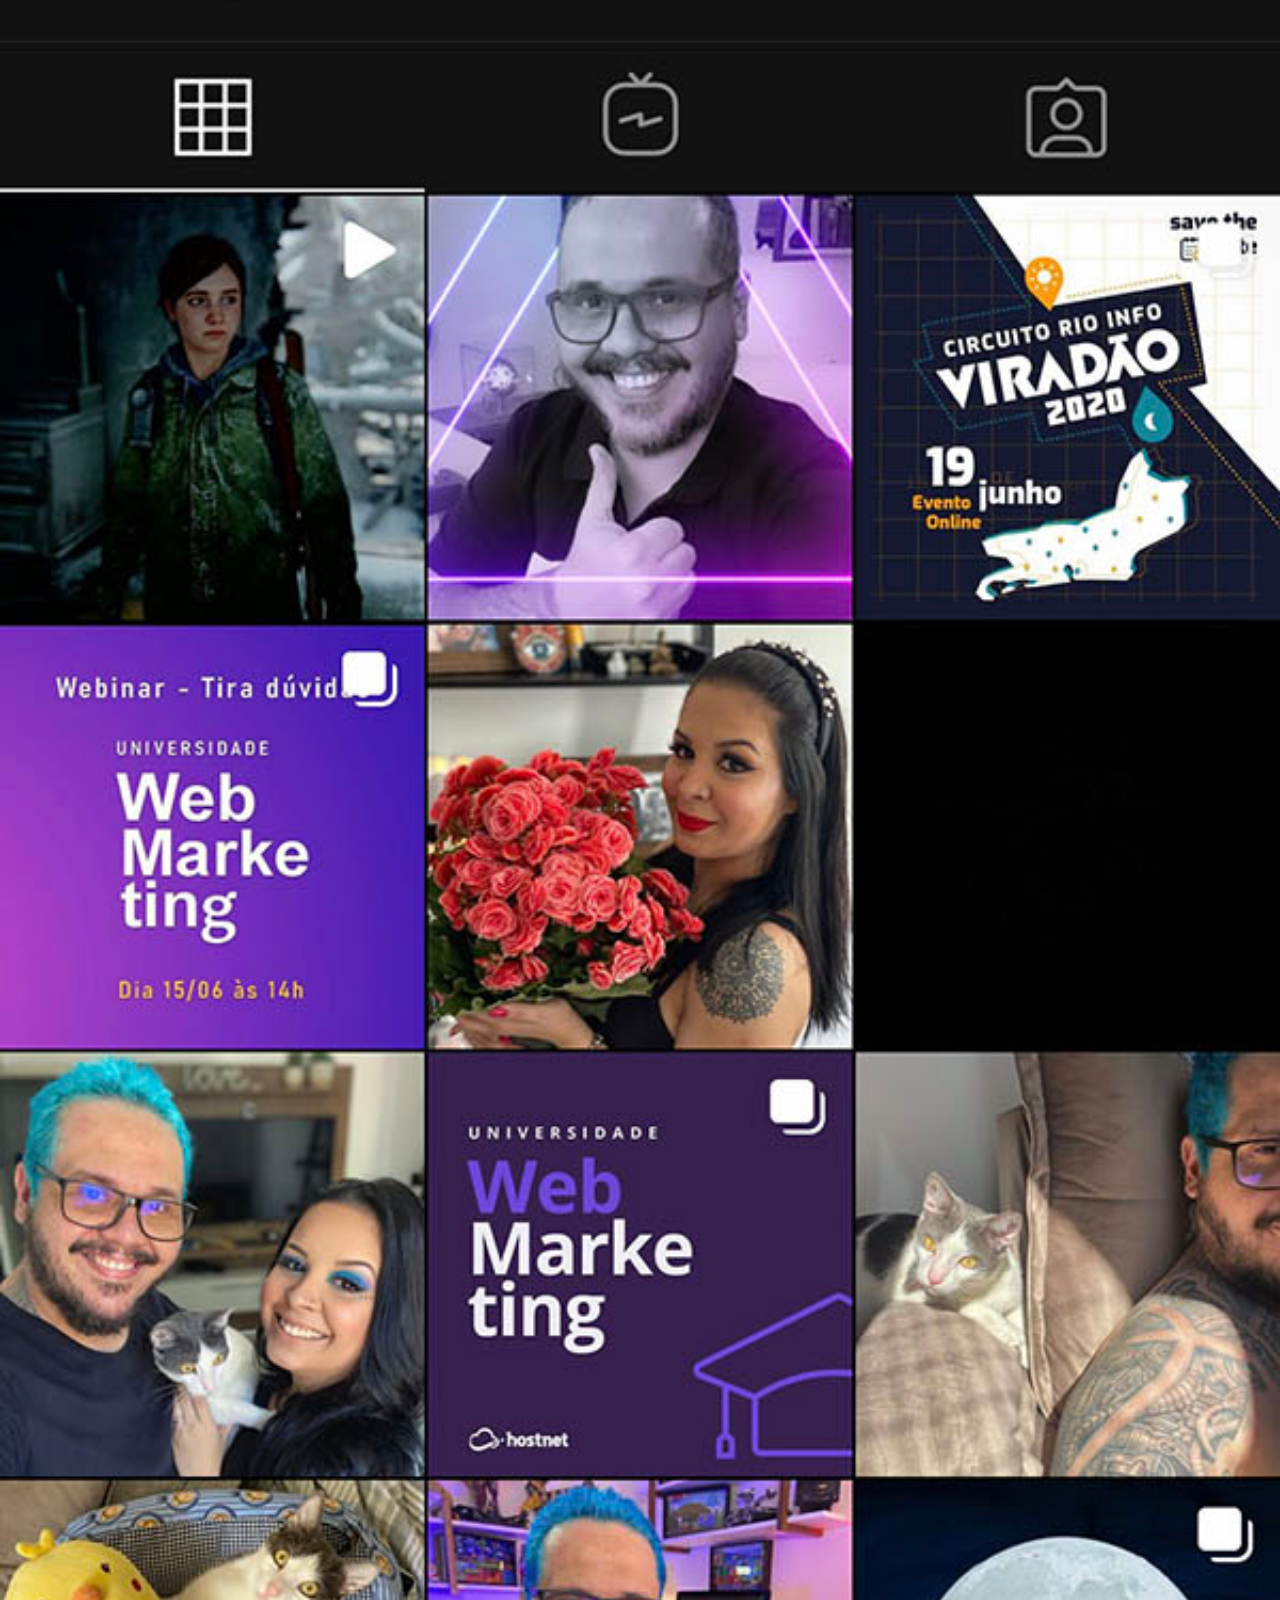
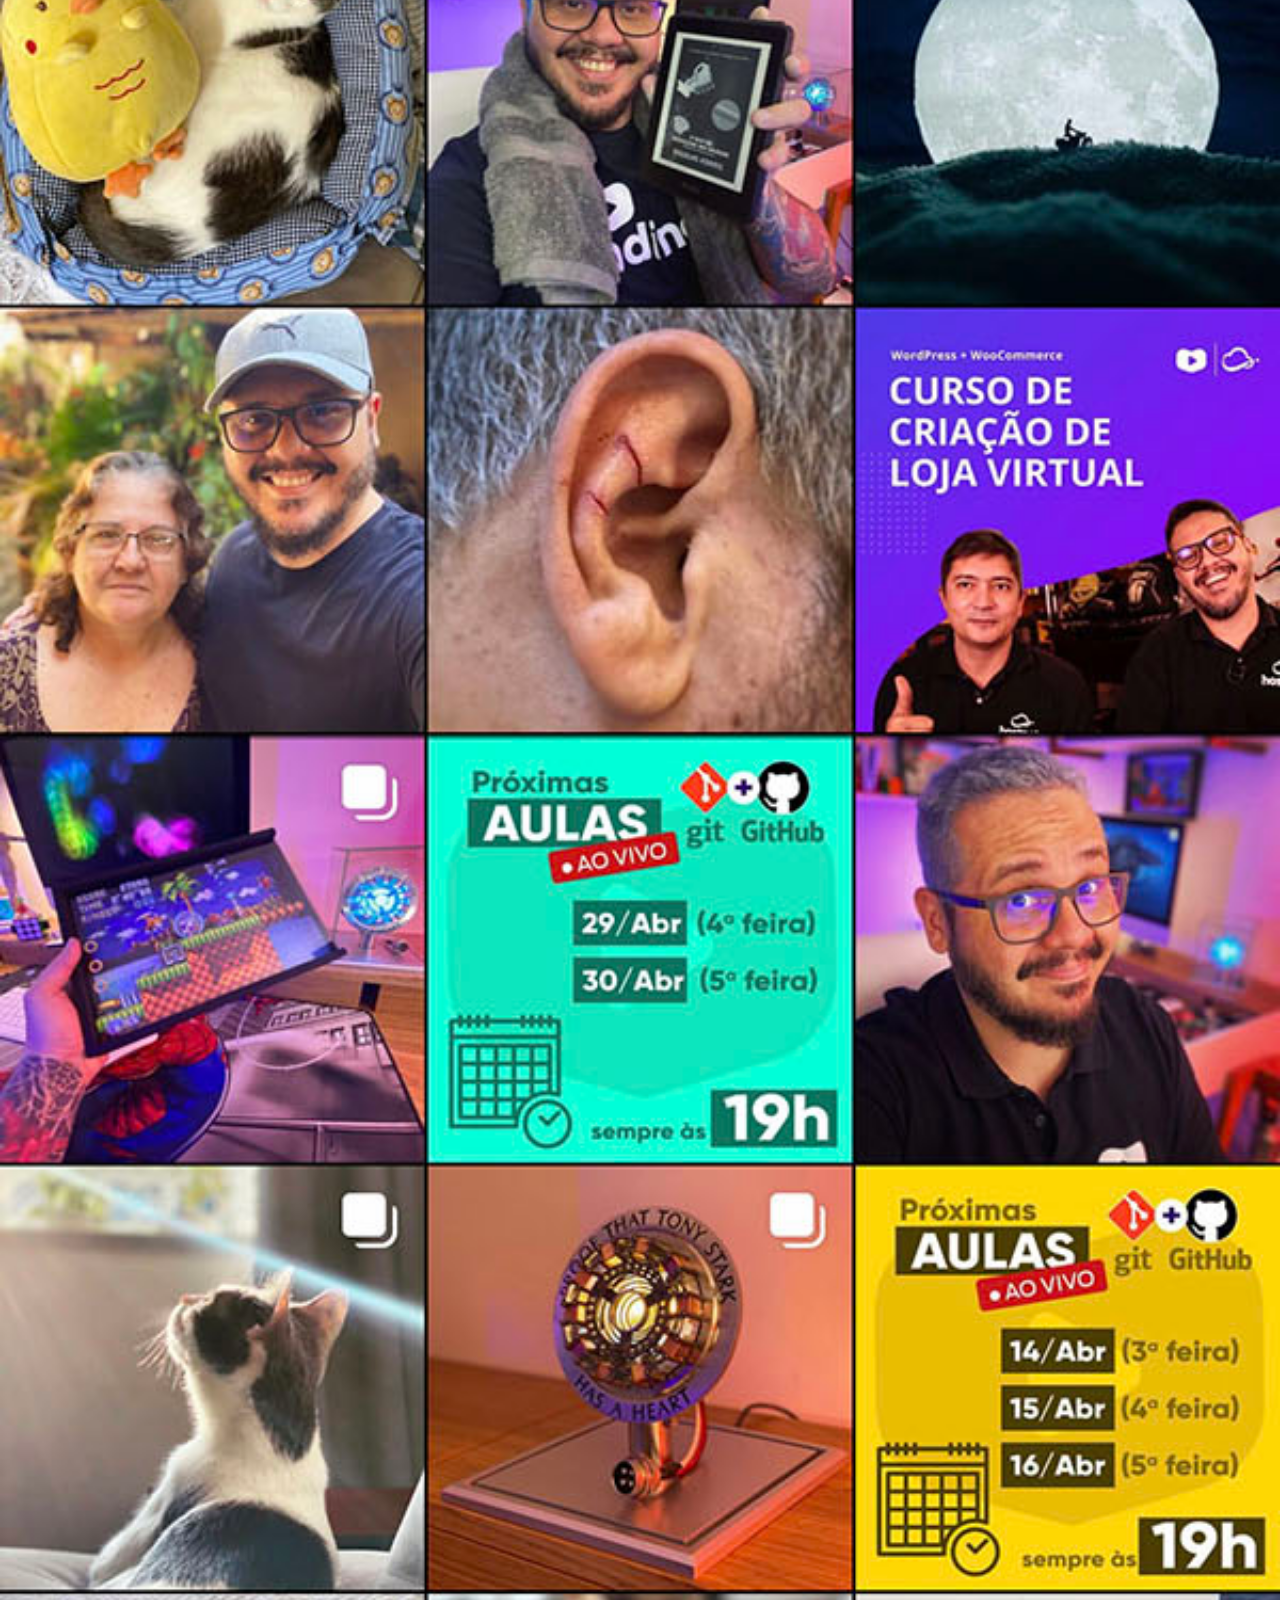
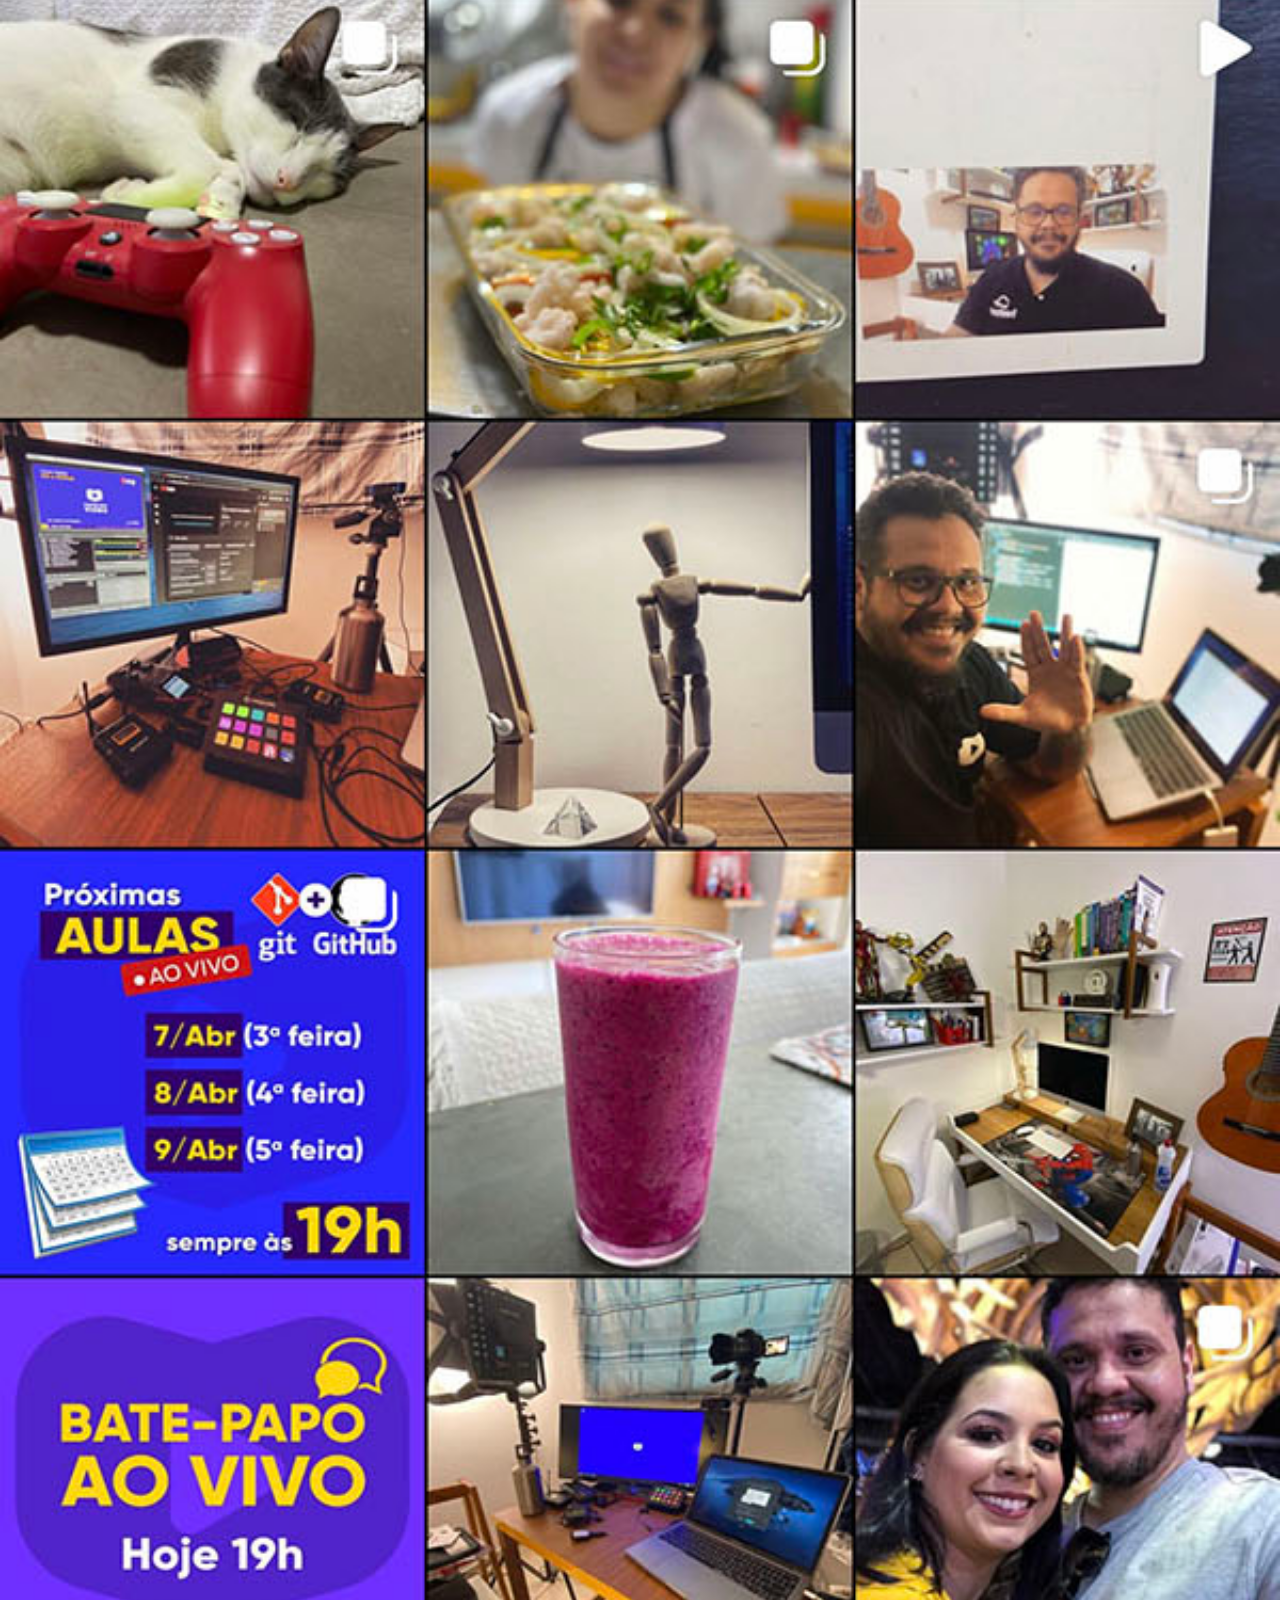
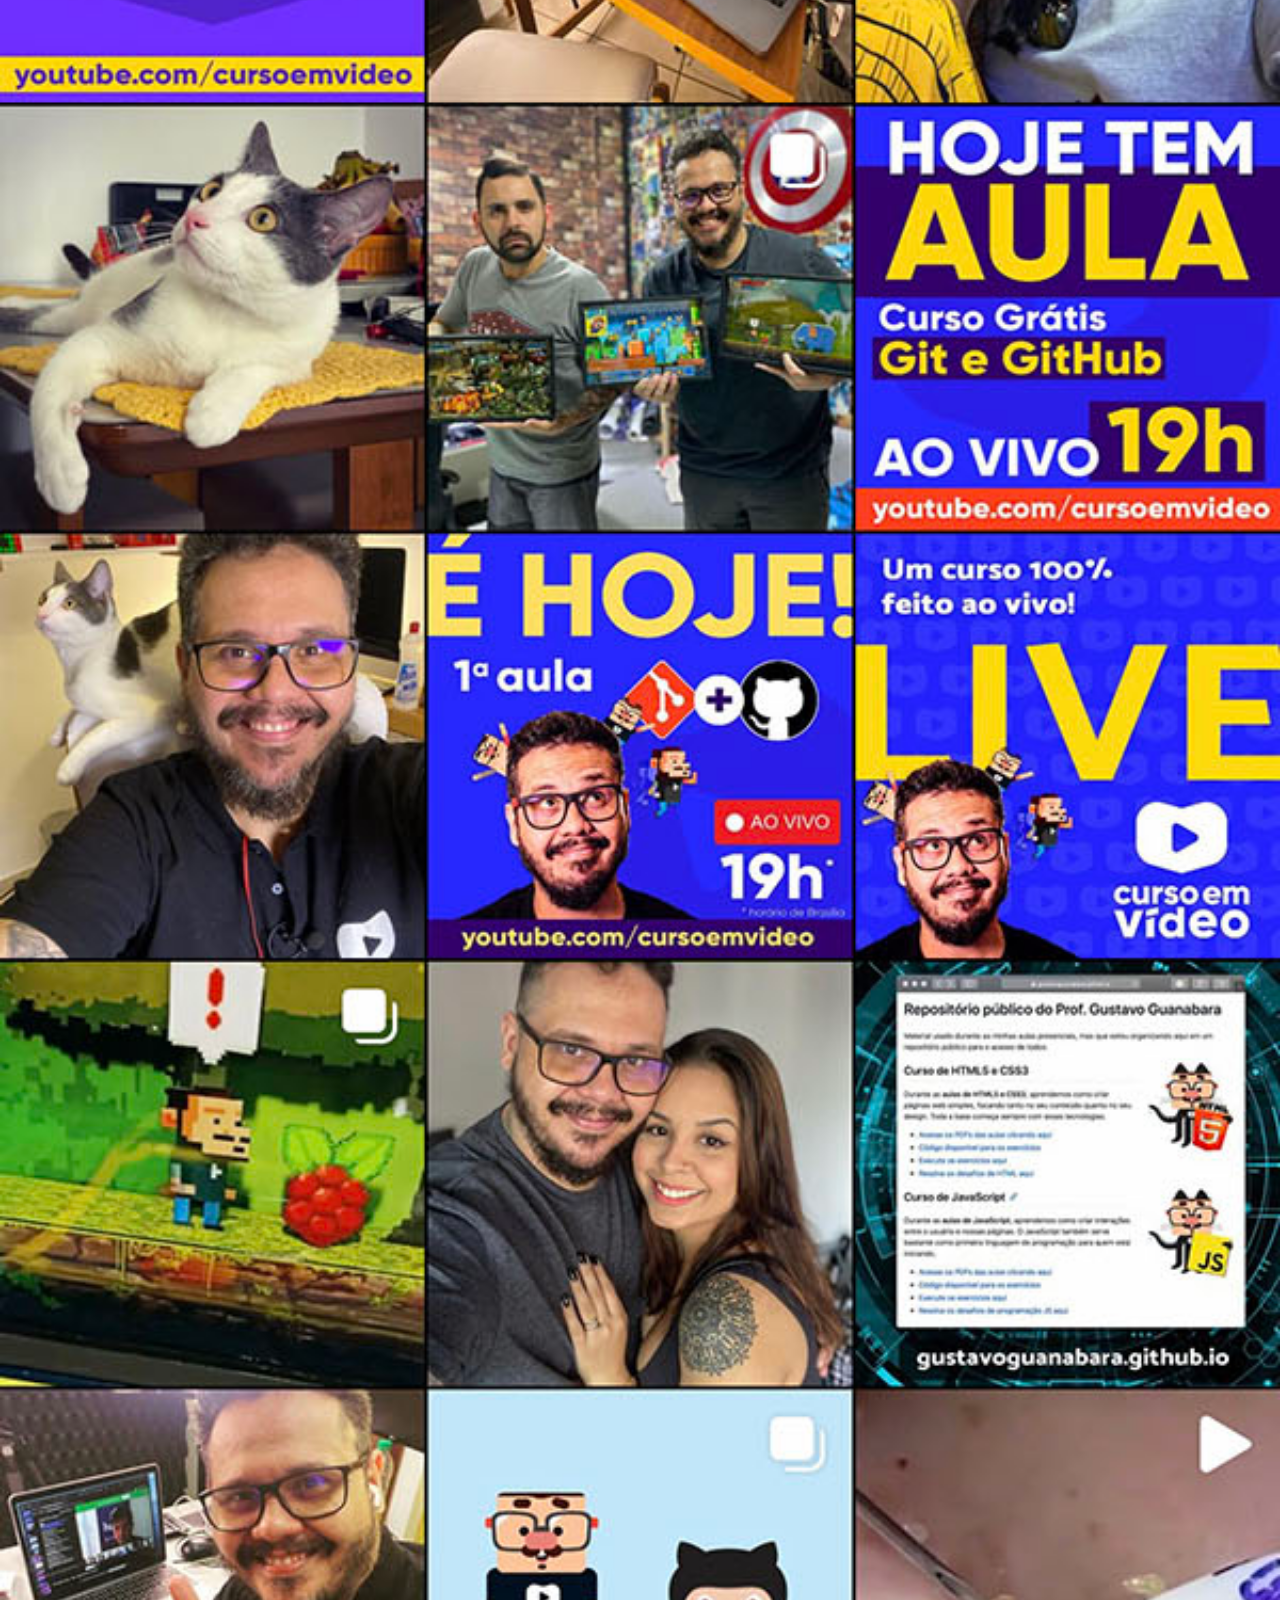
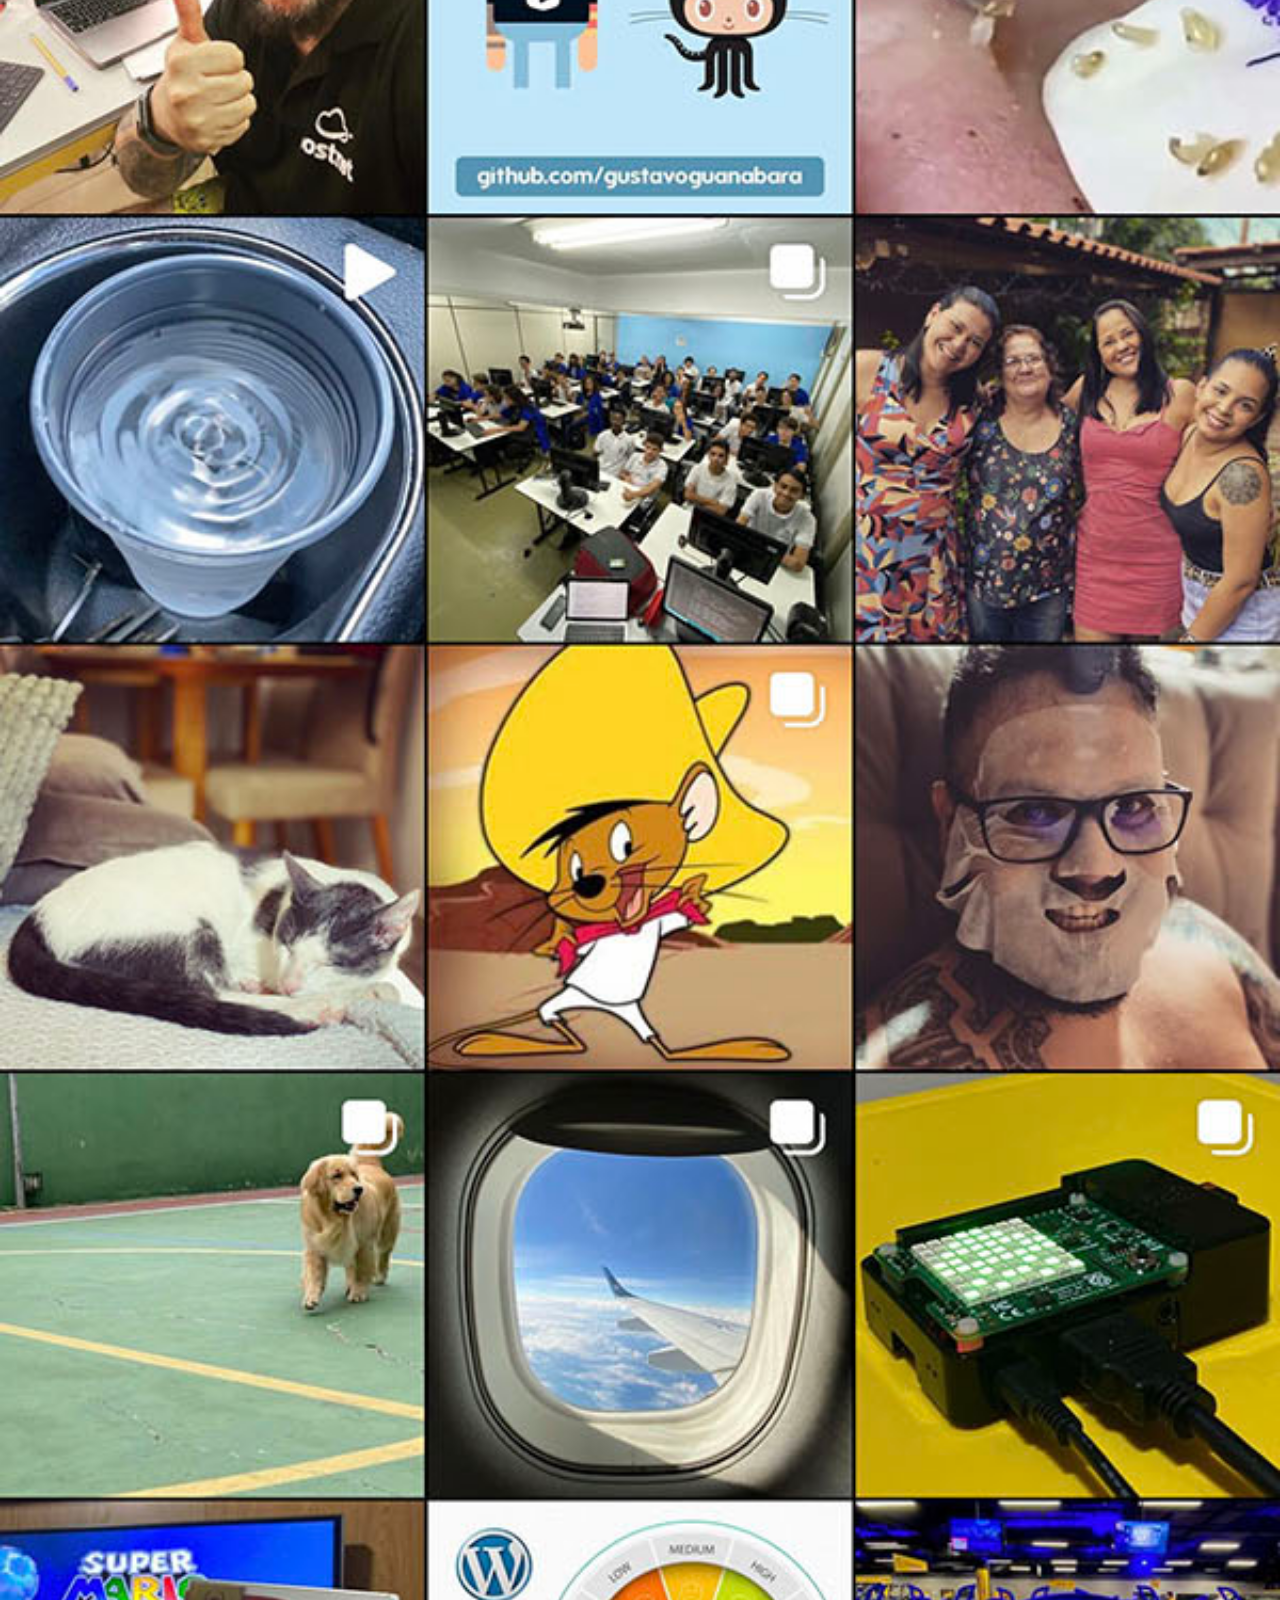
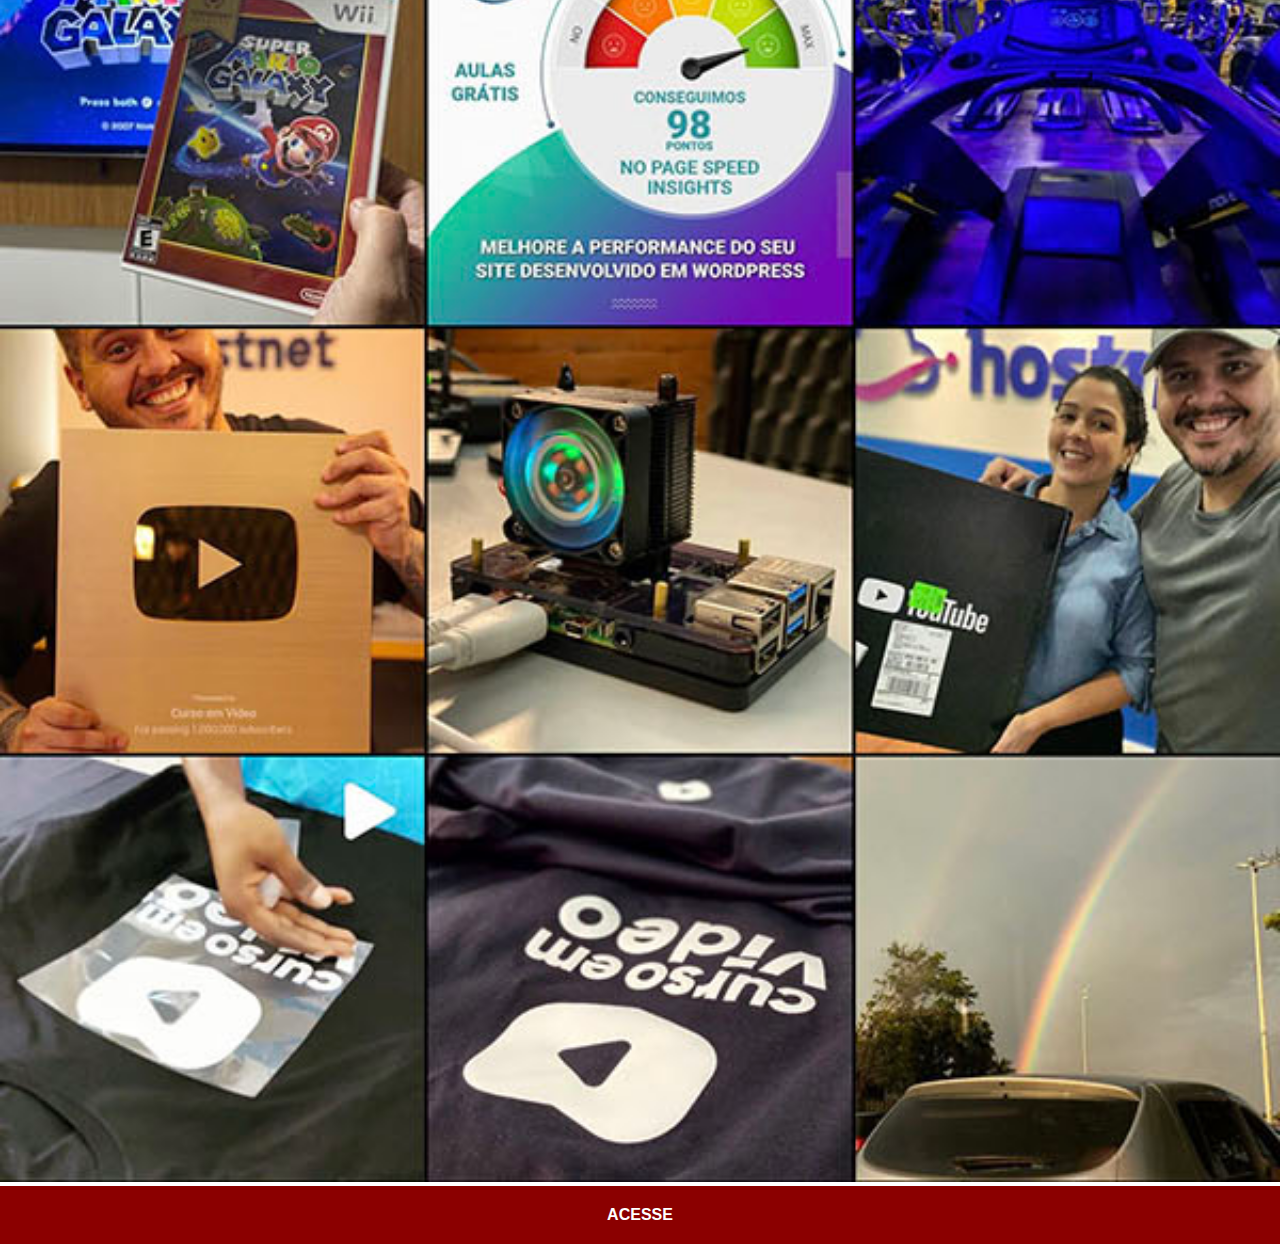
<file: instagram.html>
<!DOCTYPE html>
<html lang="pt-br">
<head>
    <meta charset="UTF-8">
    <meta name="viewport" content="width=device-width, initial-scale=1.0">
    <title>Instagram</title>
    <link rel="stylesheet" href="estilos/social.css">
</head>
<body>
    <img src="imagens/tela-instagram.jpg" alt="Instagram">
    <a href="https://www.instagram.com/" target="_blank">ACESSE</a>
</body>
</html>
</file>
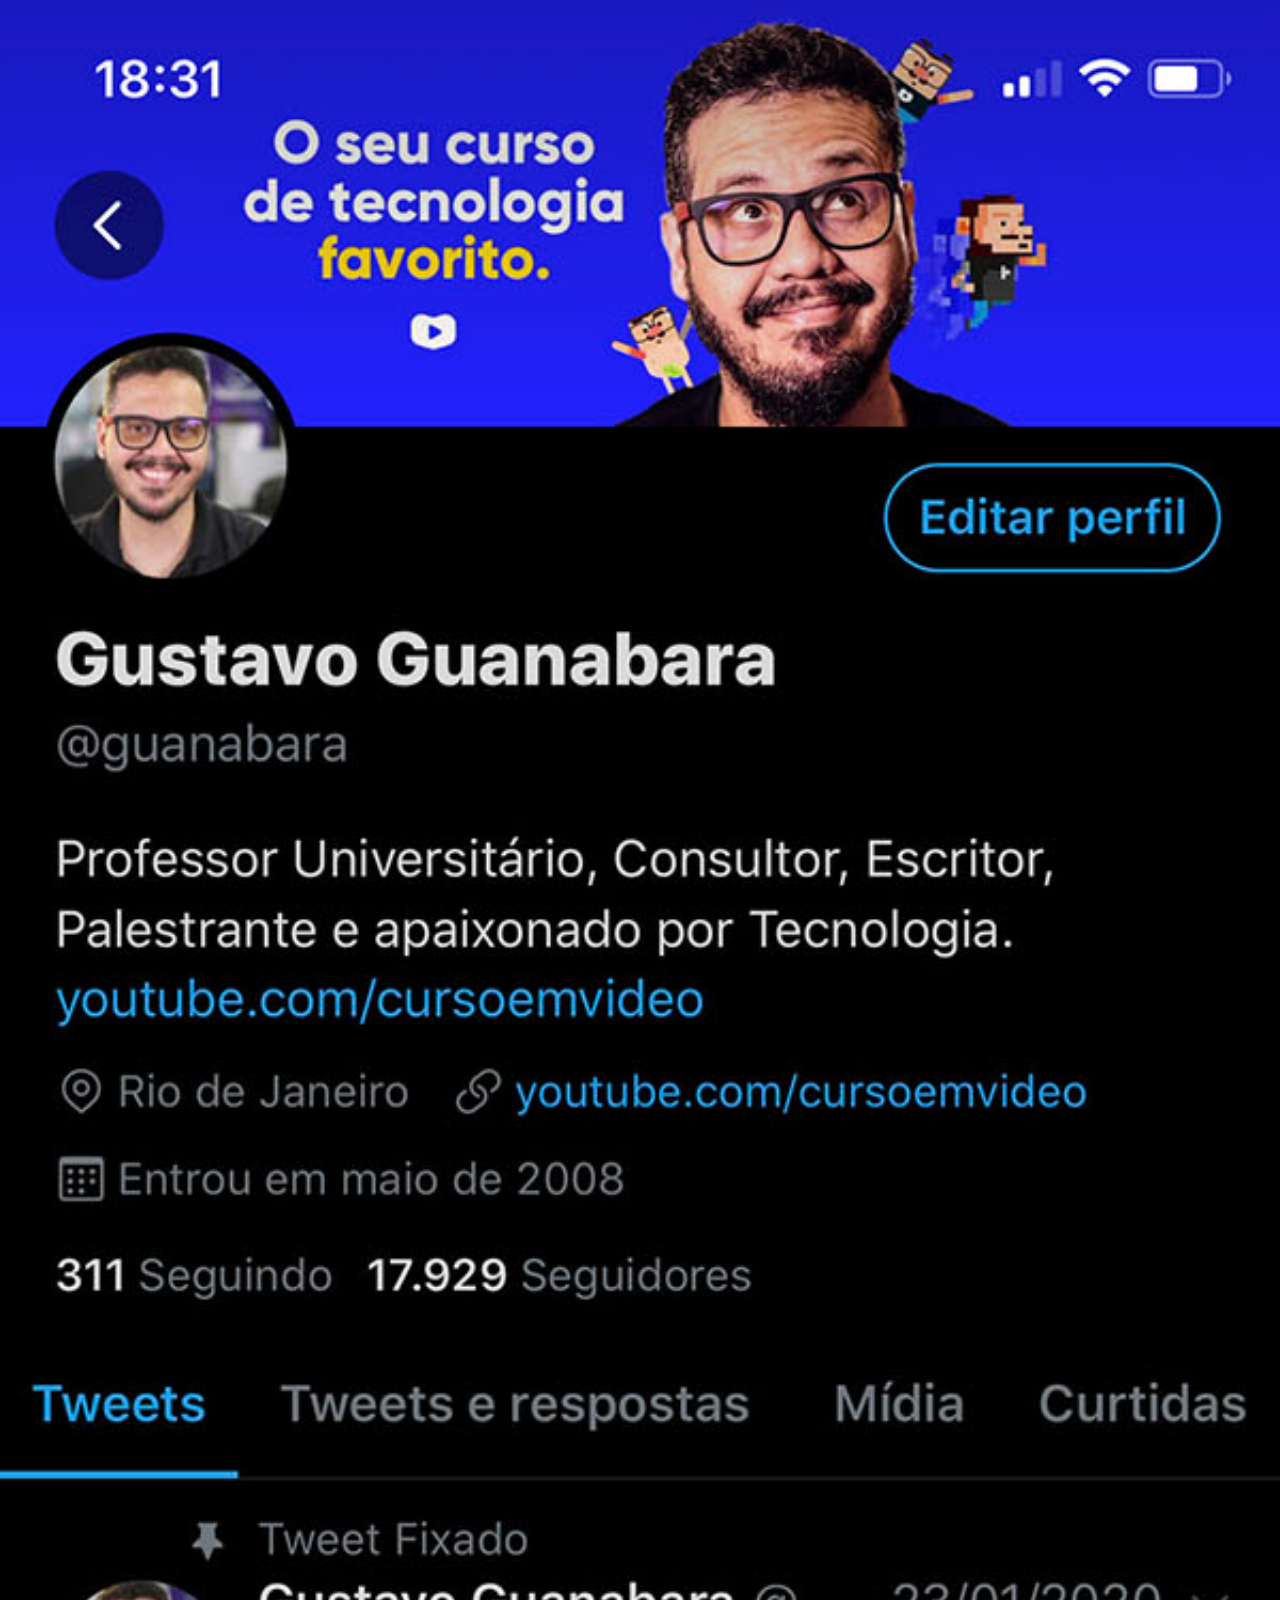
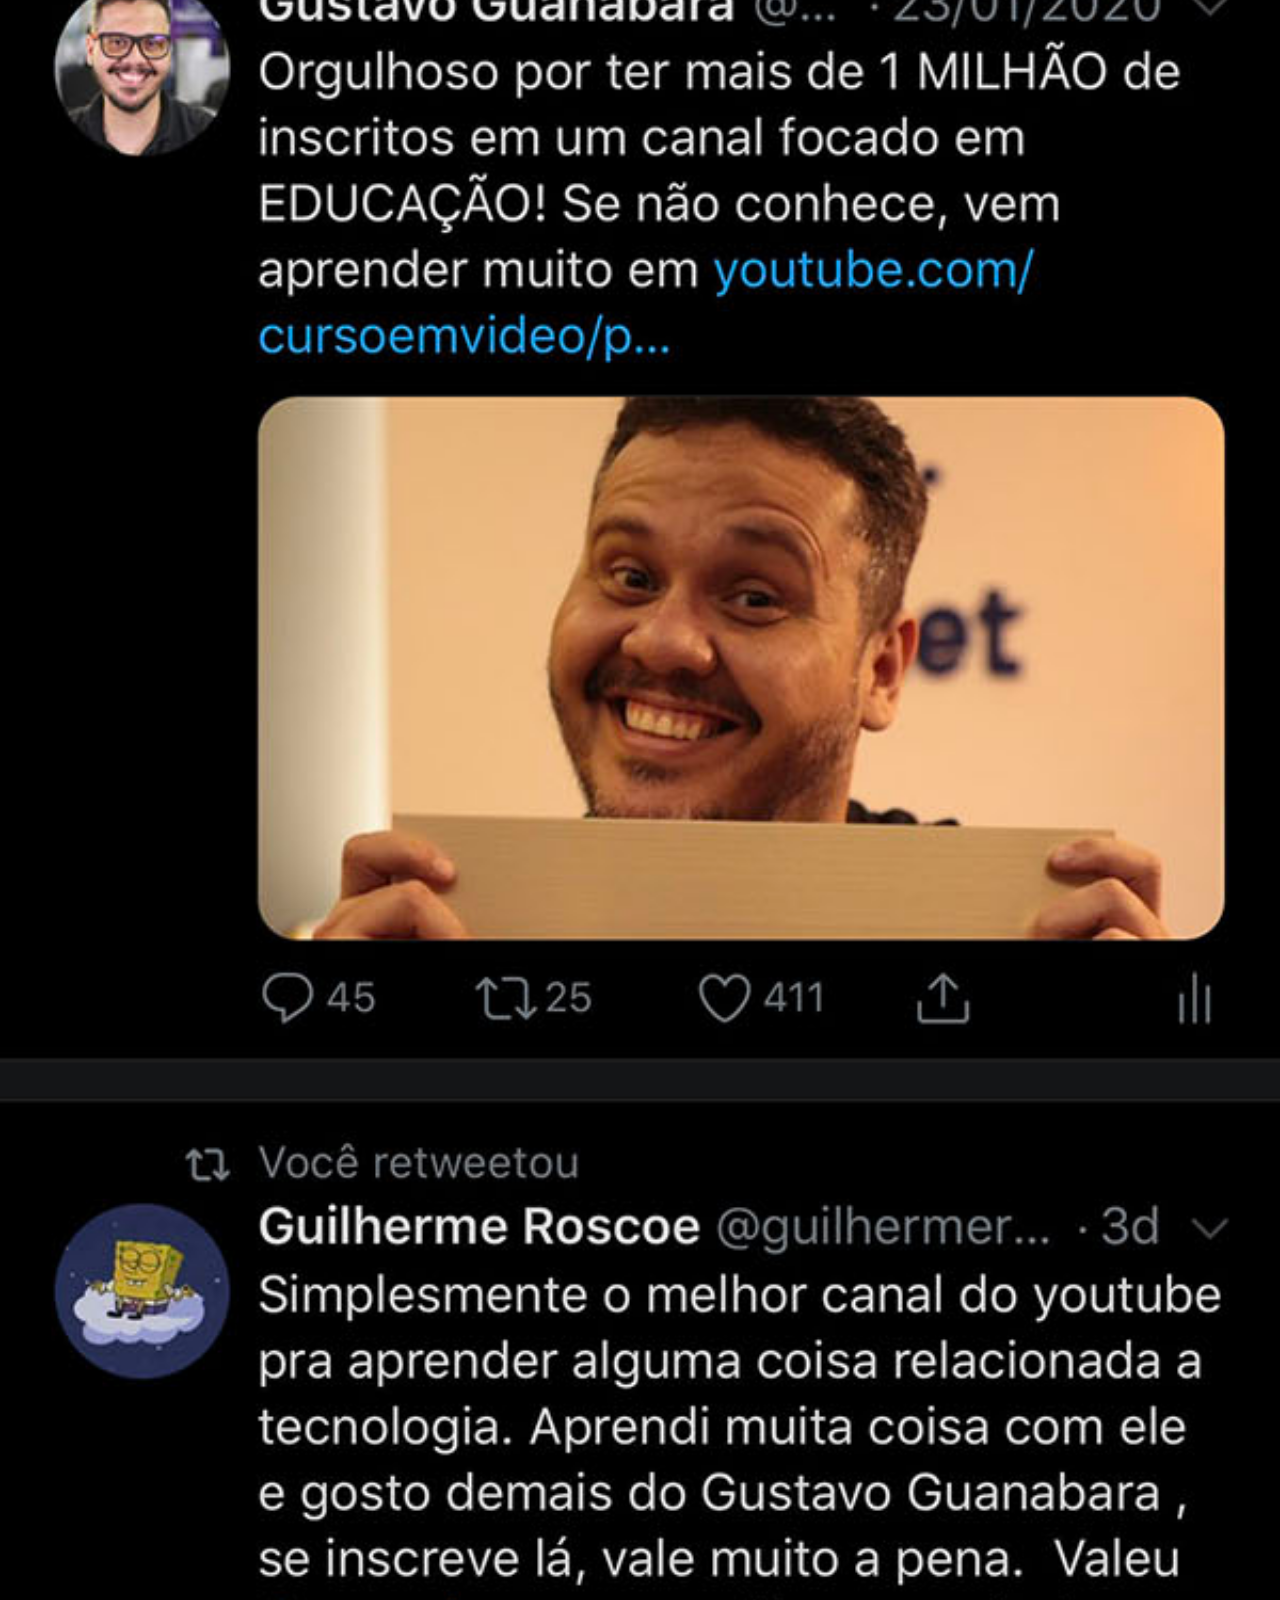
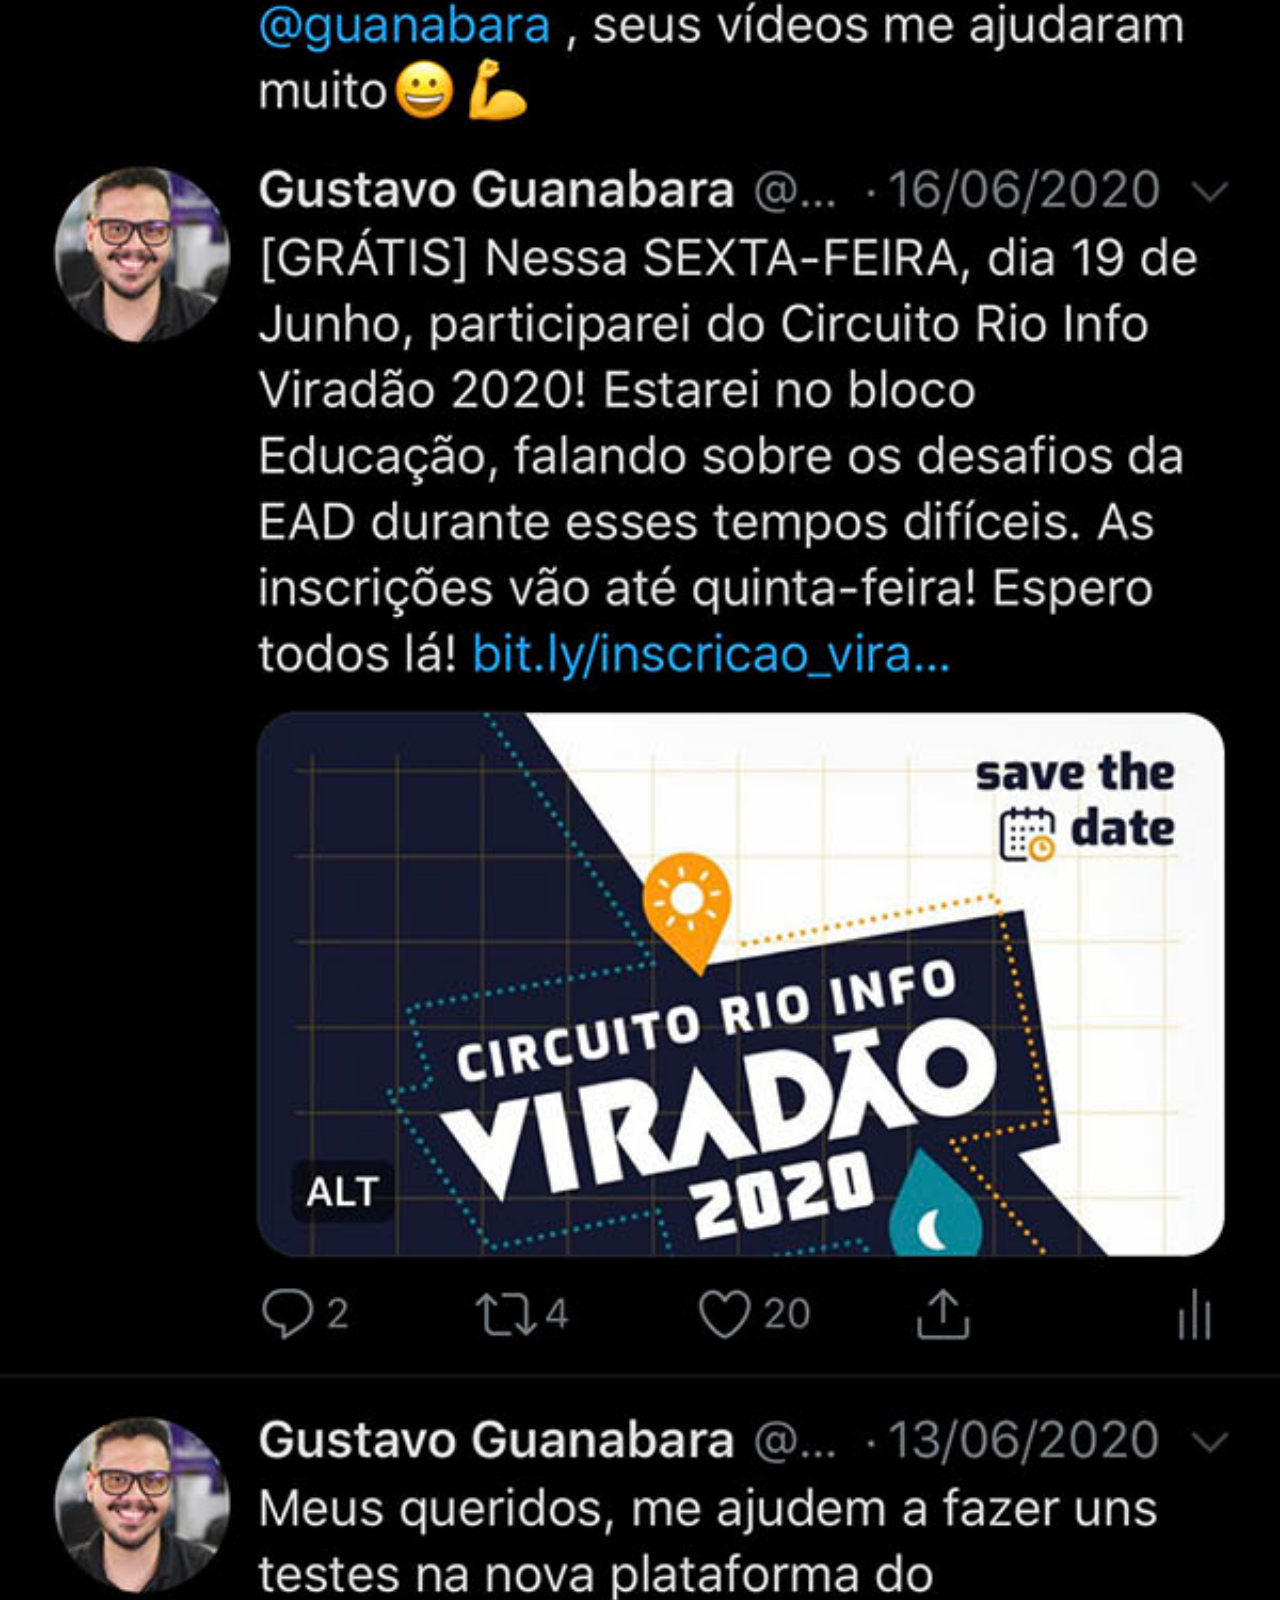
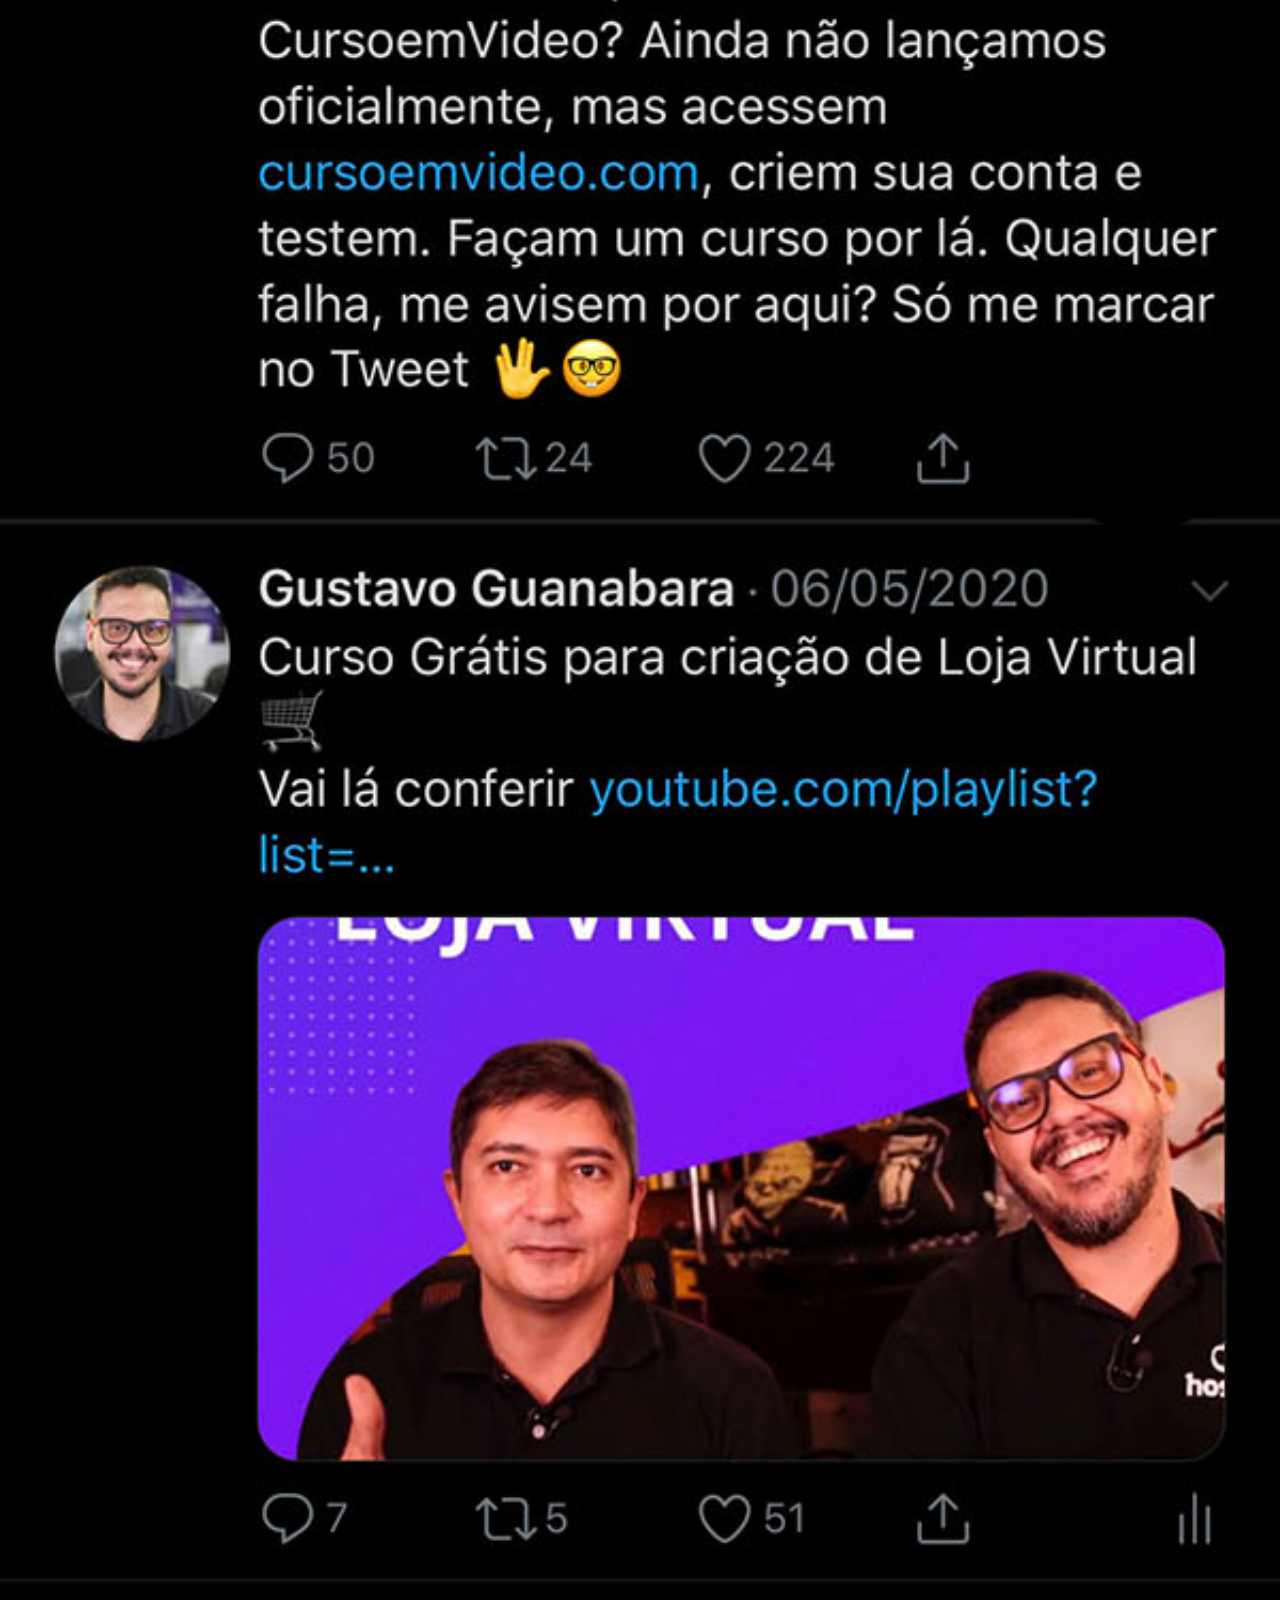
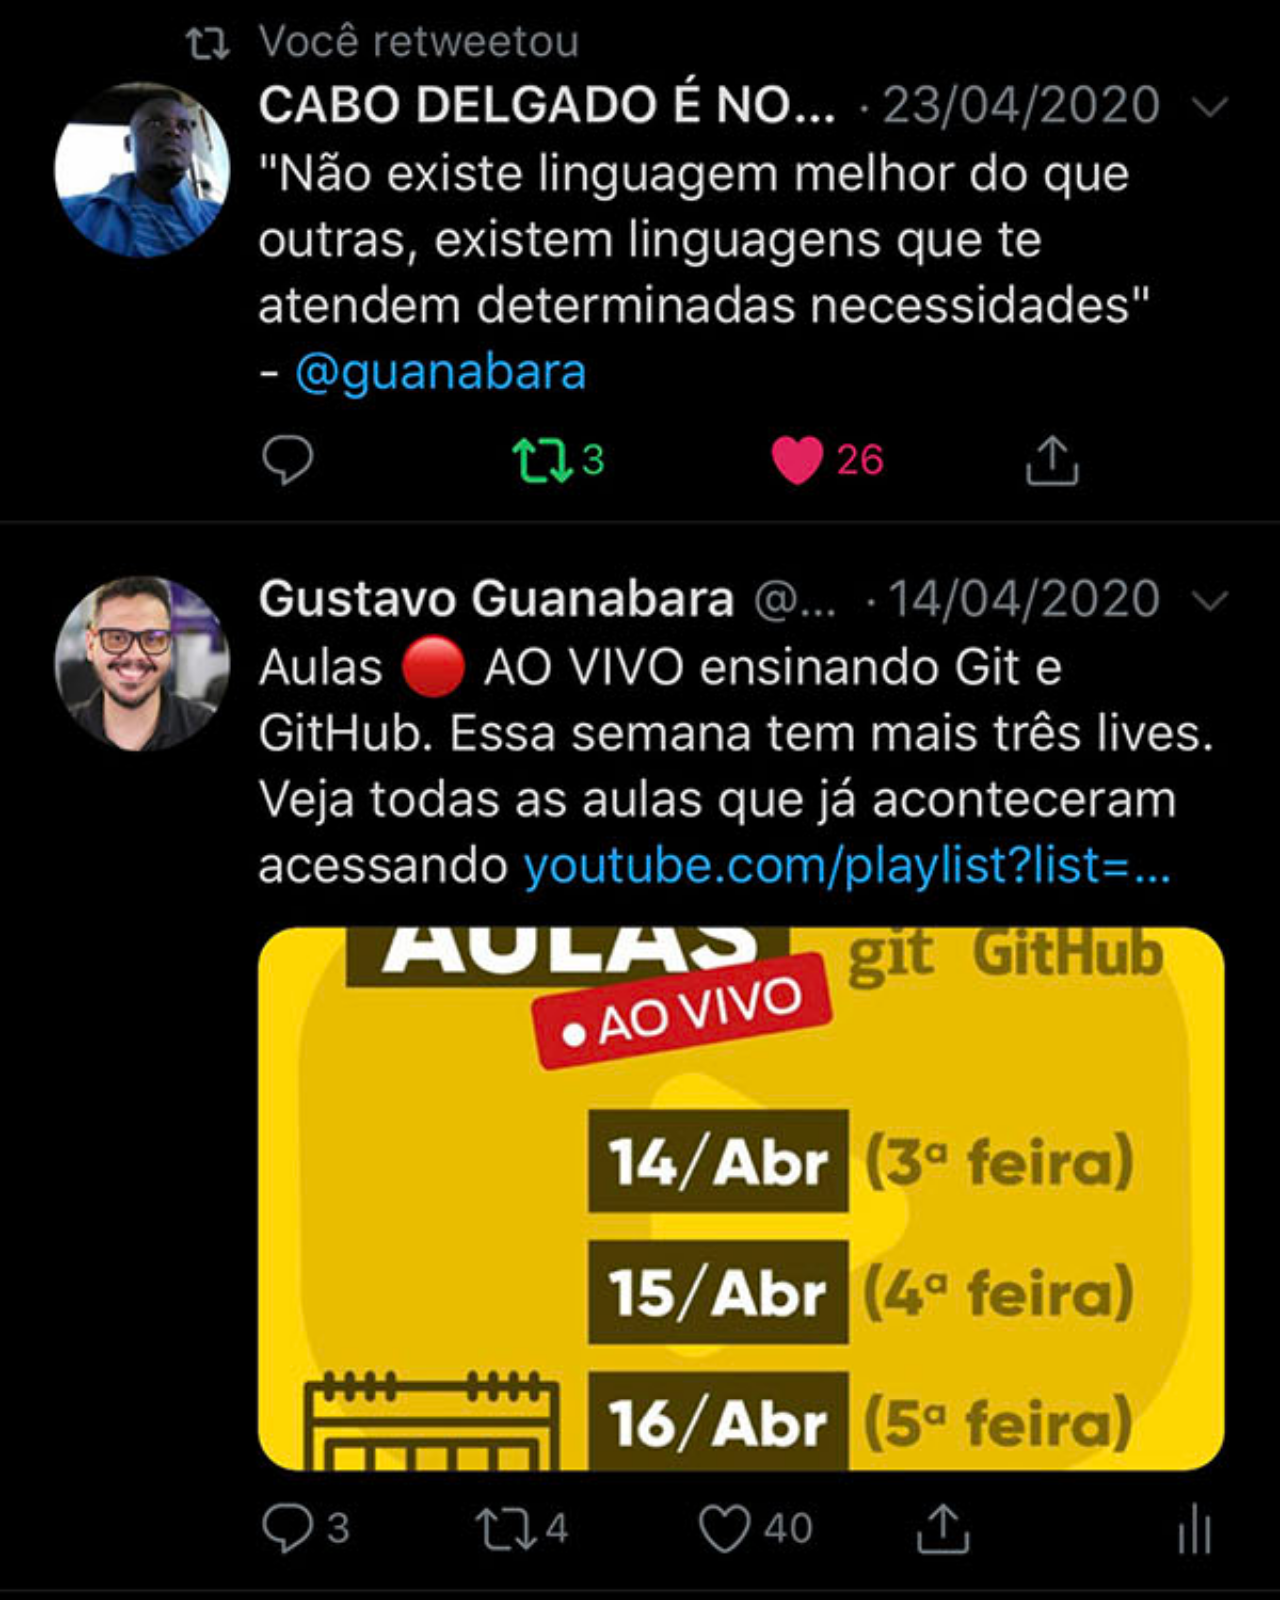
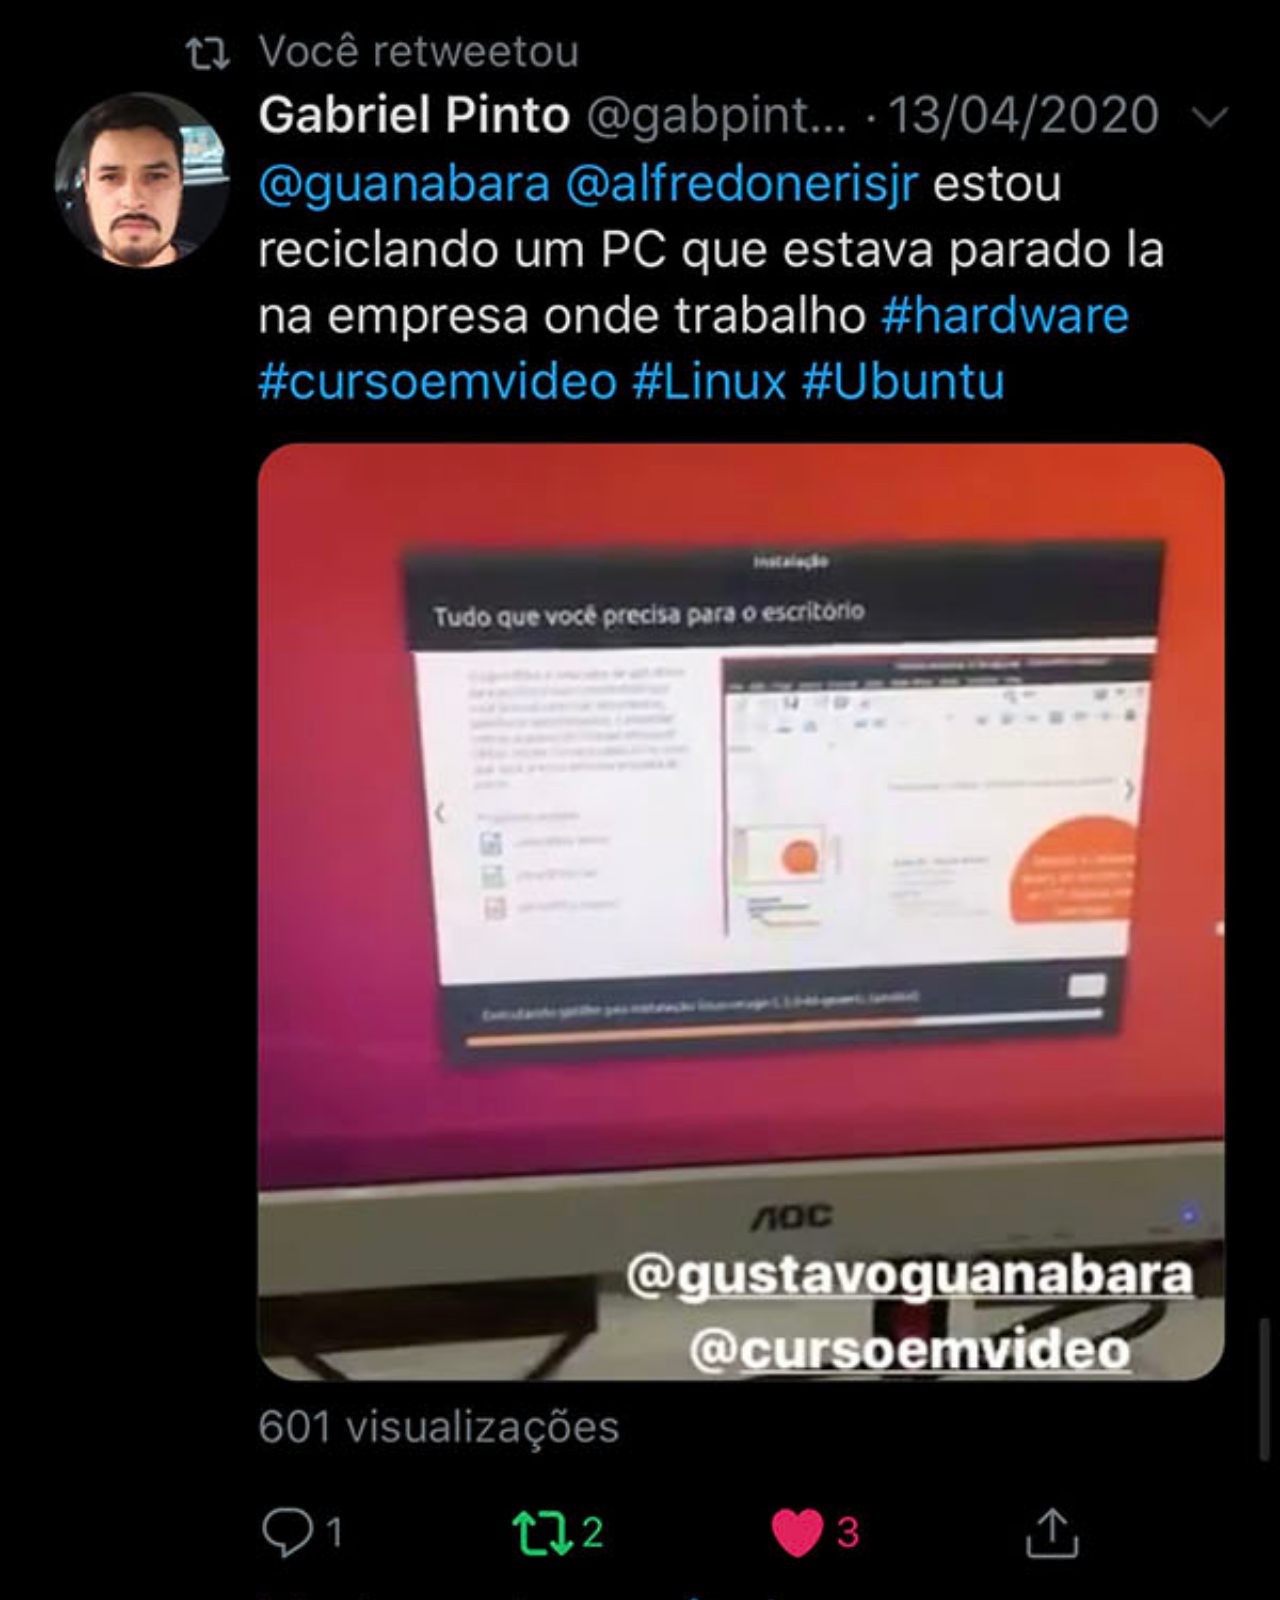
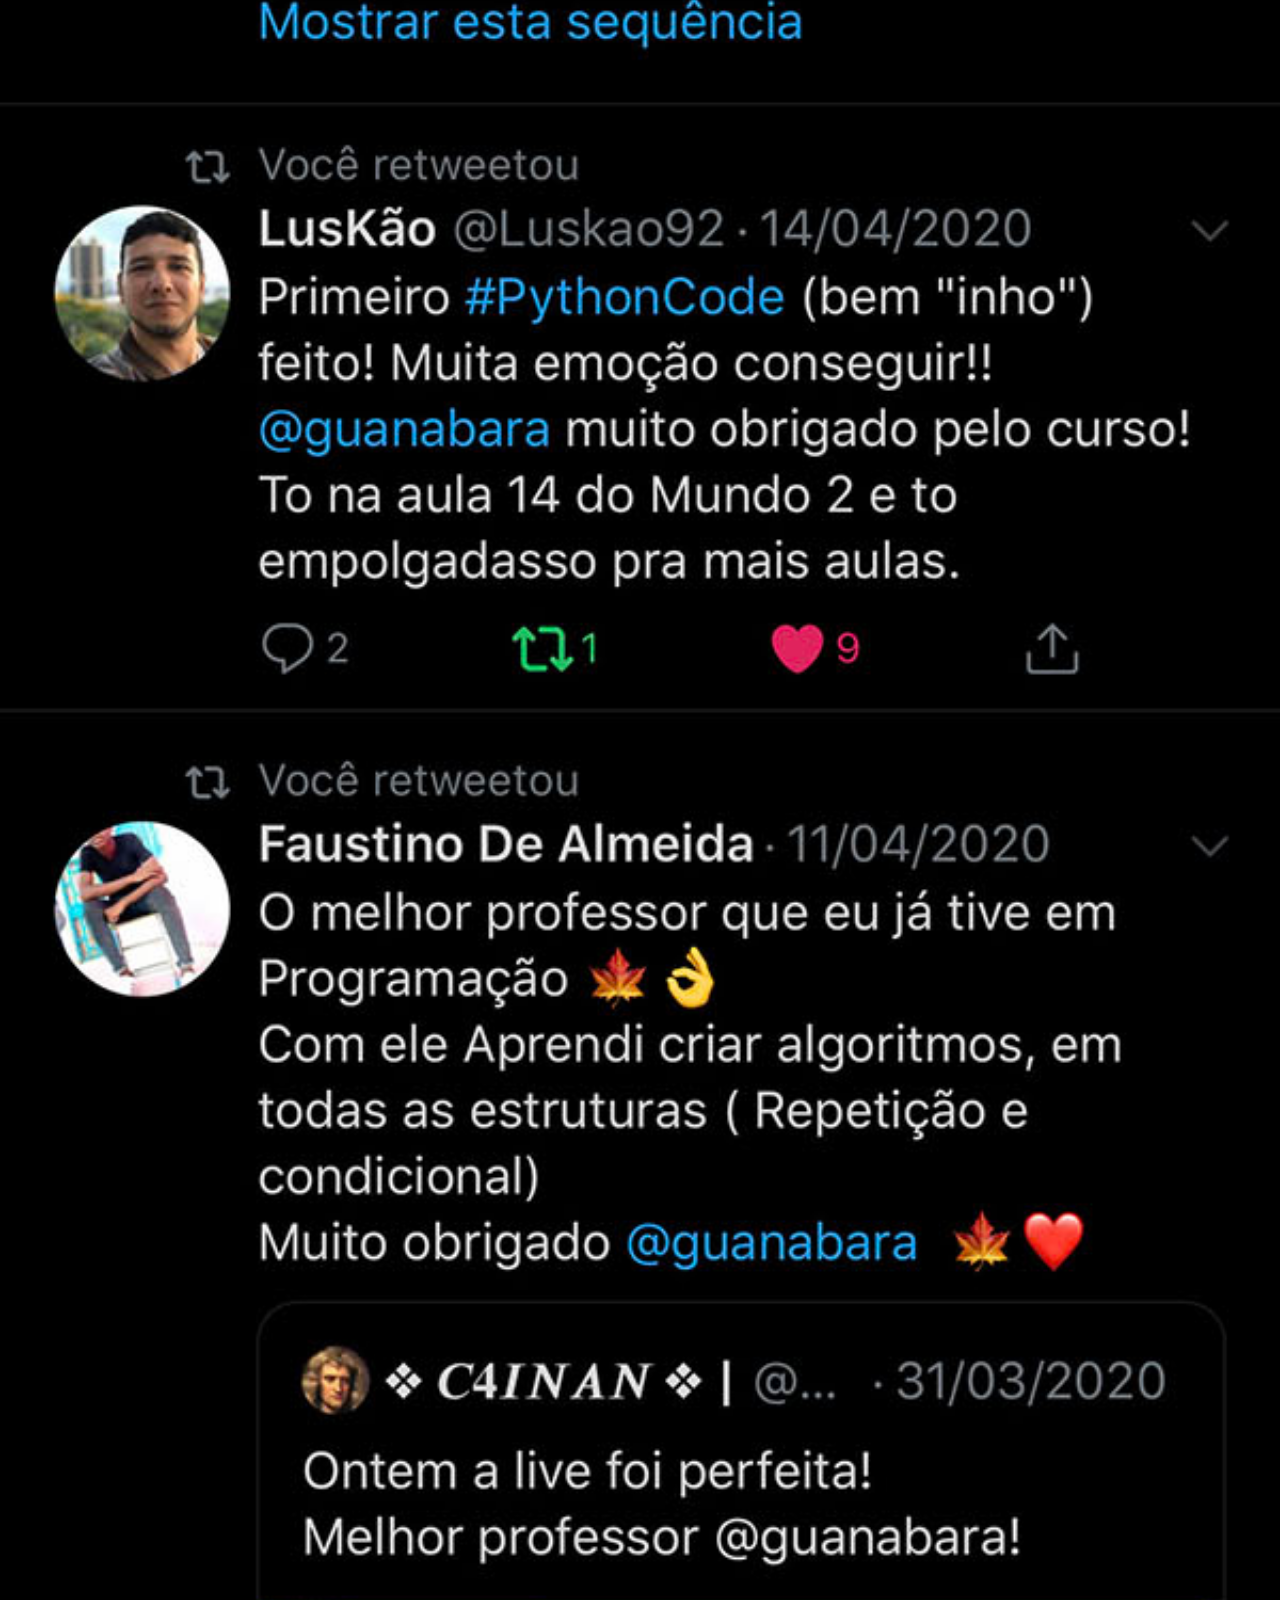
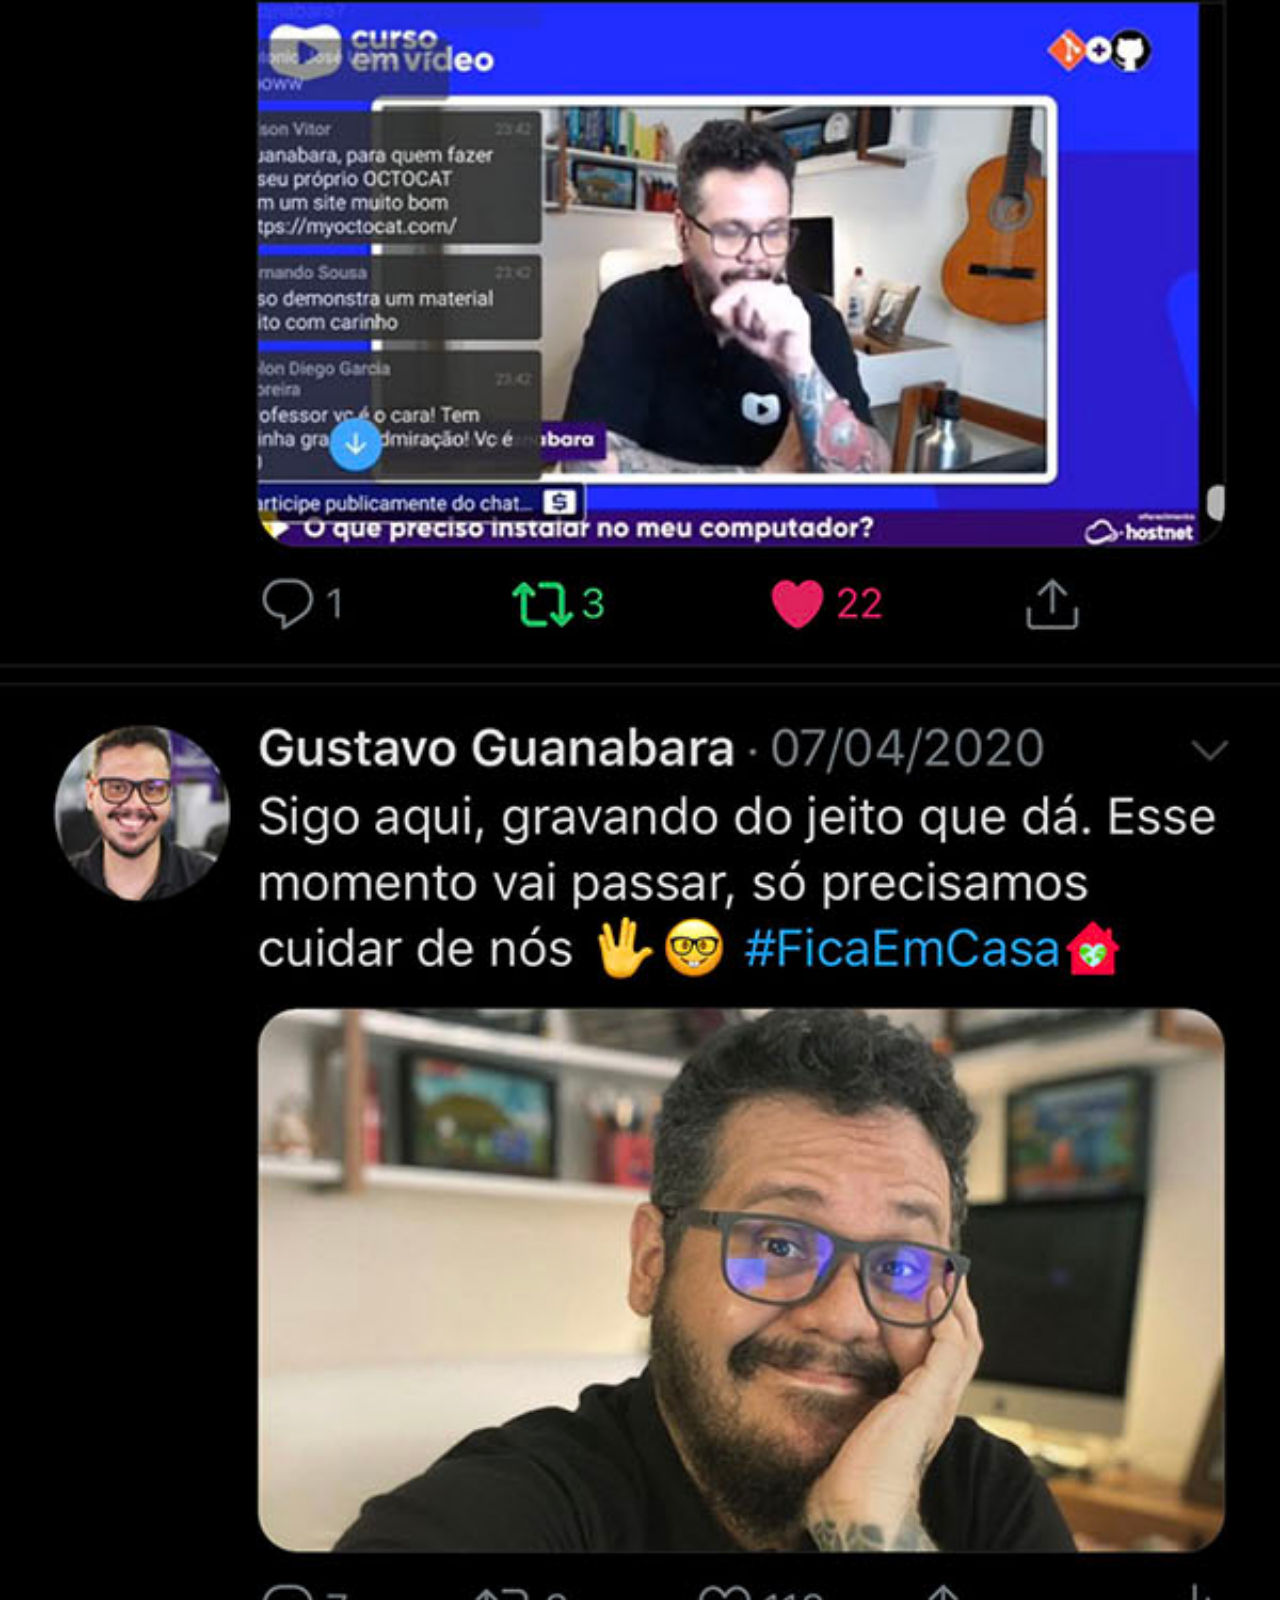
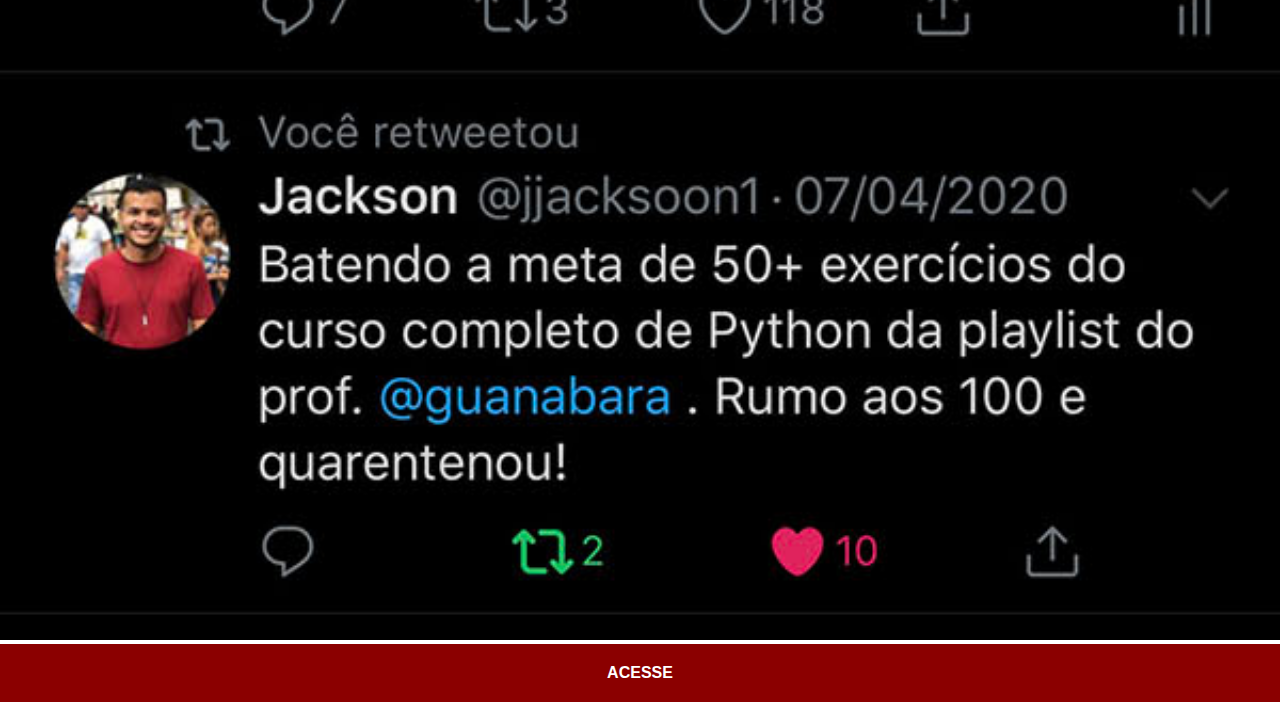
<file: twitter.html>
<!DOCTYPE html>
<html lang="pt-br">
<head>
    <meta charset="UTF-8">
    <meta name="viewport" content="width=device-width, initial-scale=1.0">
    <title>Twitter</title>
    <link rel="stylesheet" href="estilos/social.css">
</head>
<body>
    <img src="imagens/tela-twitter.jpg" alt="Twitter">
    <a href="https://x.com/?lang=pt" target="_blank">ACESSE</a>
</body>
</html>
</file>
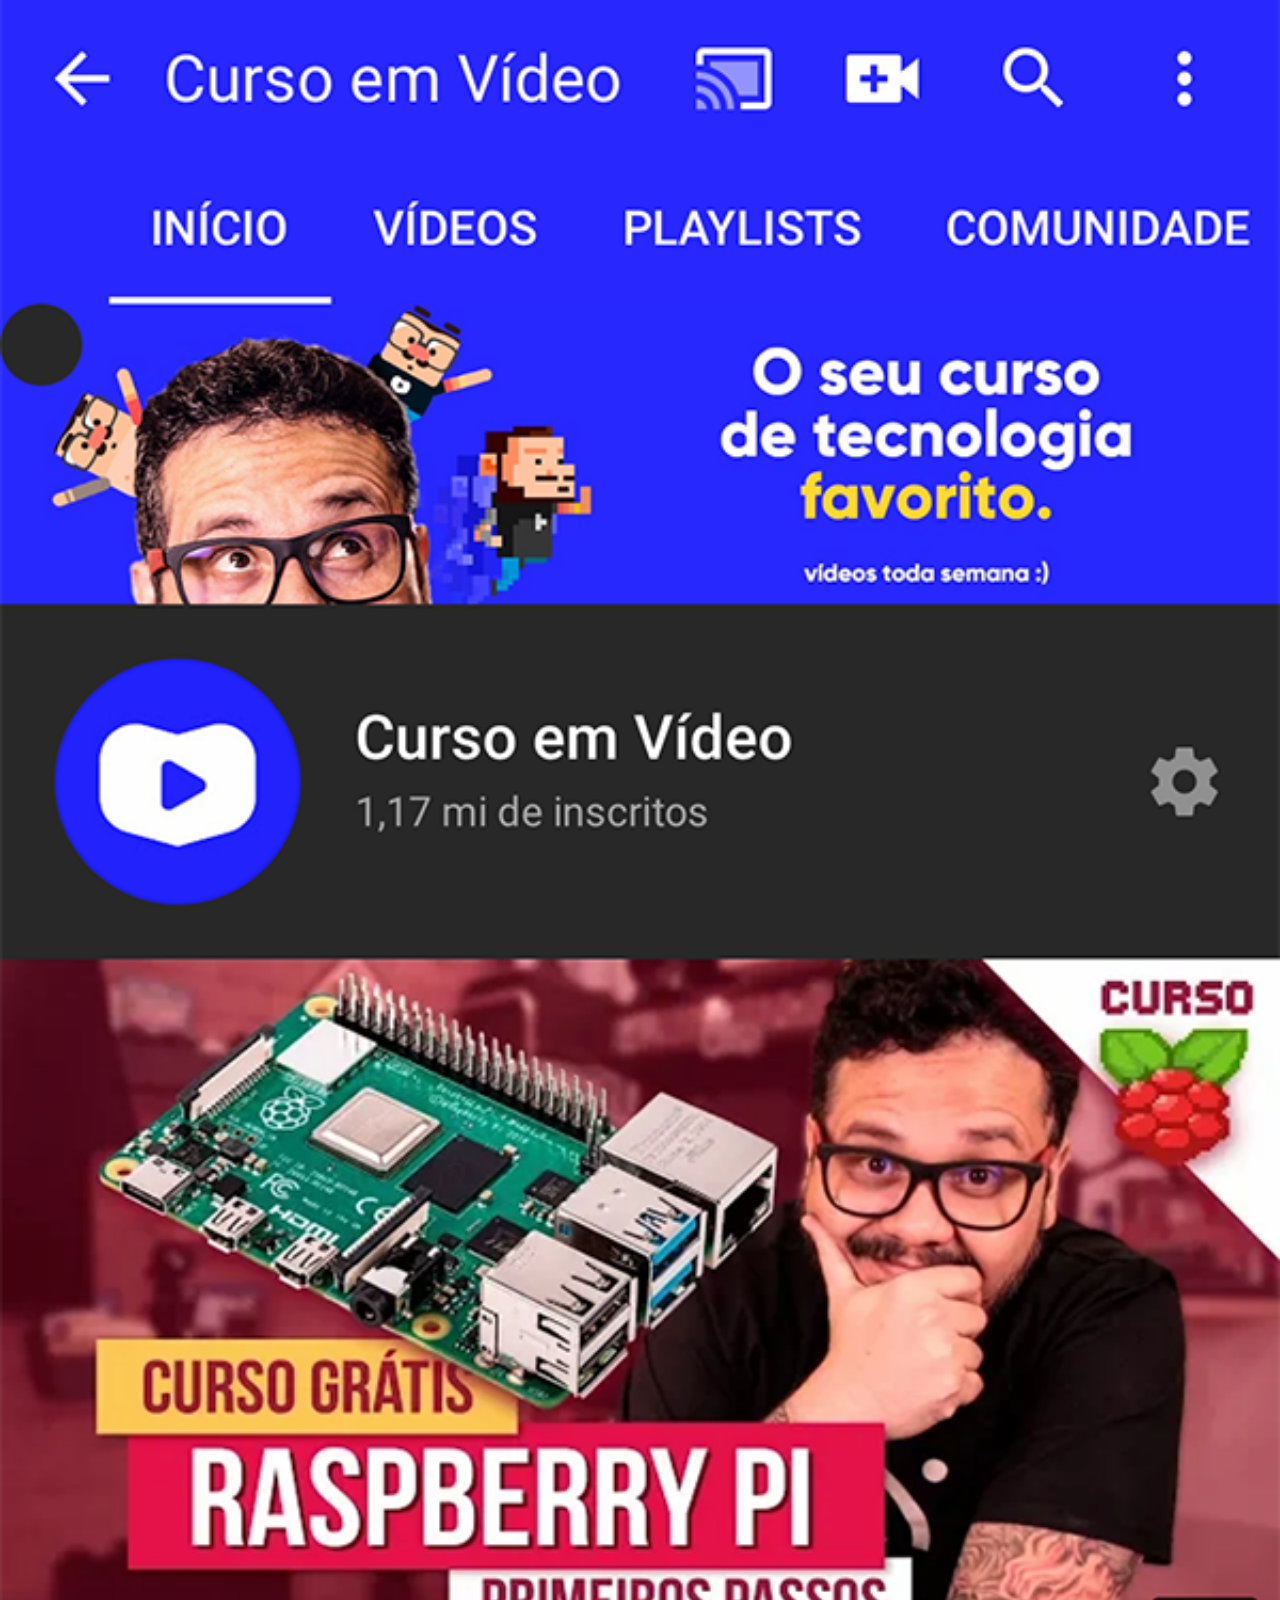
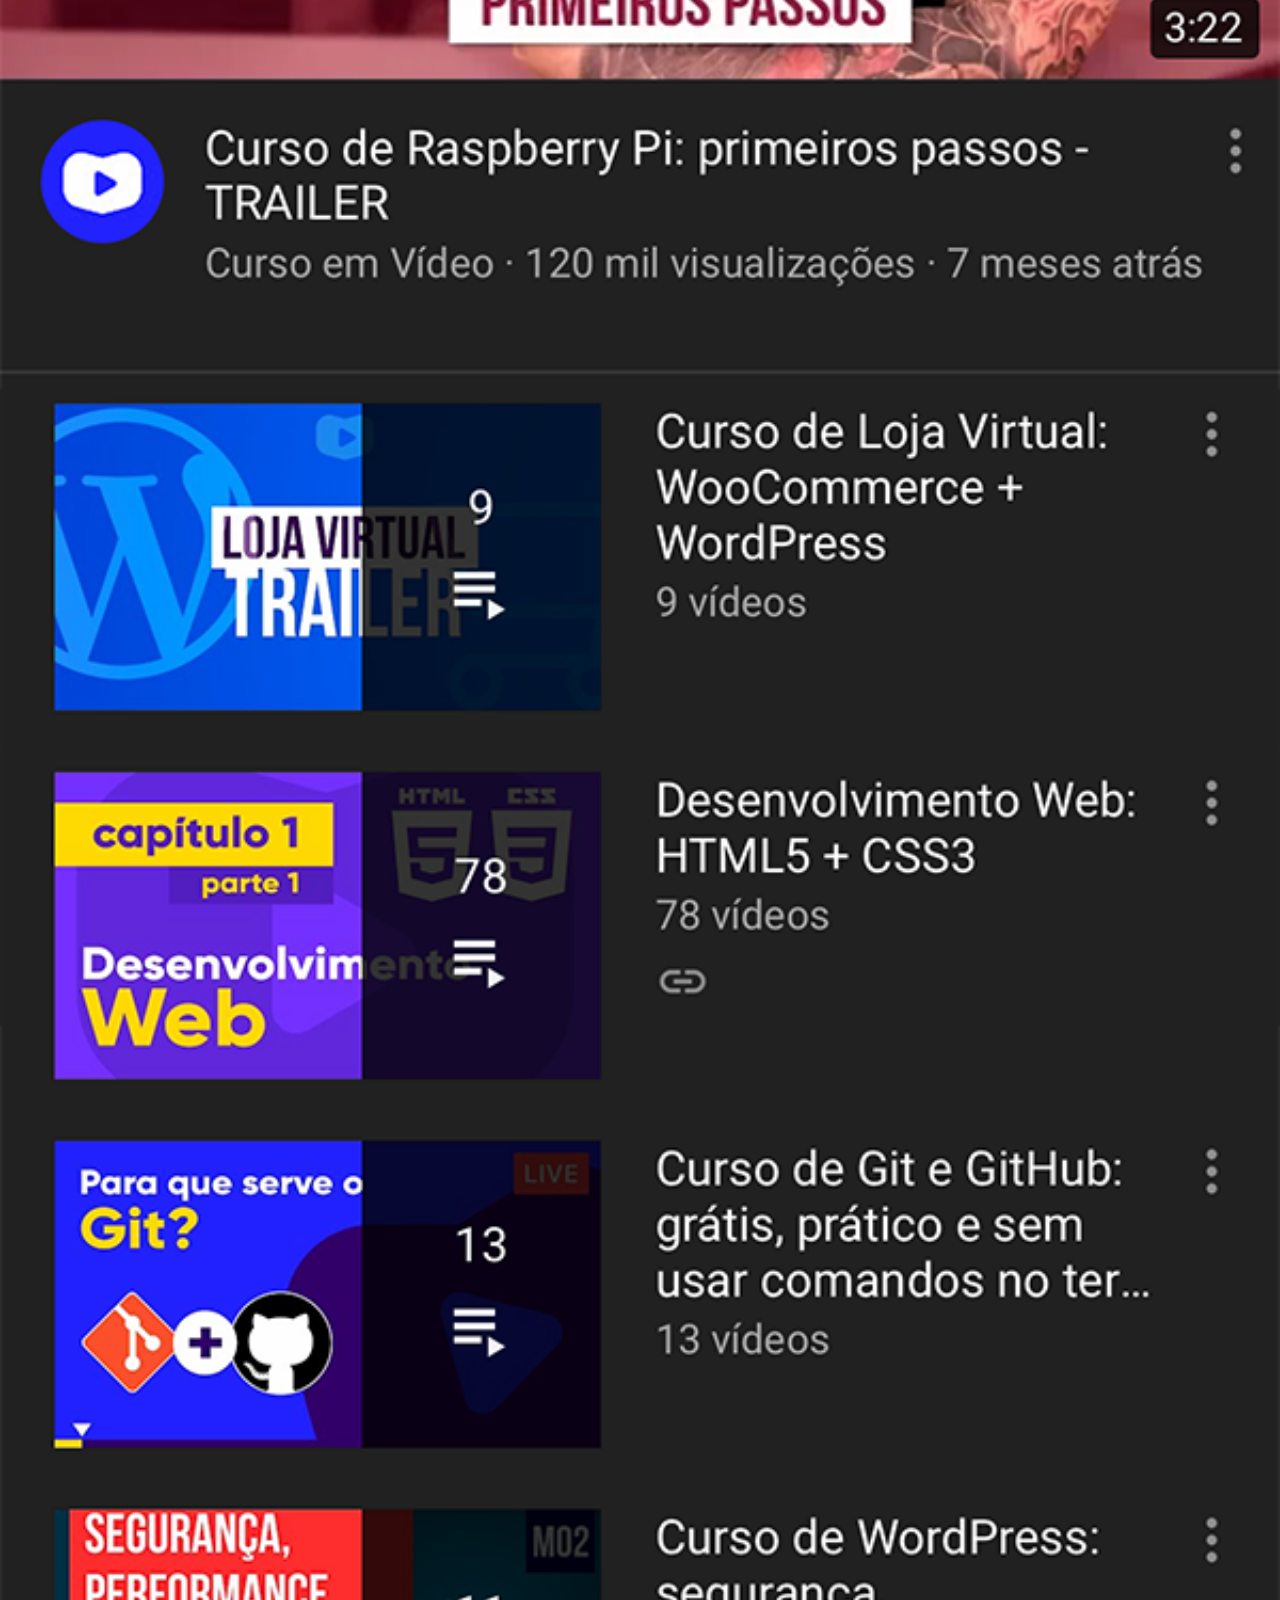
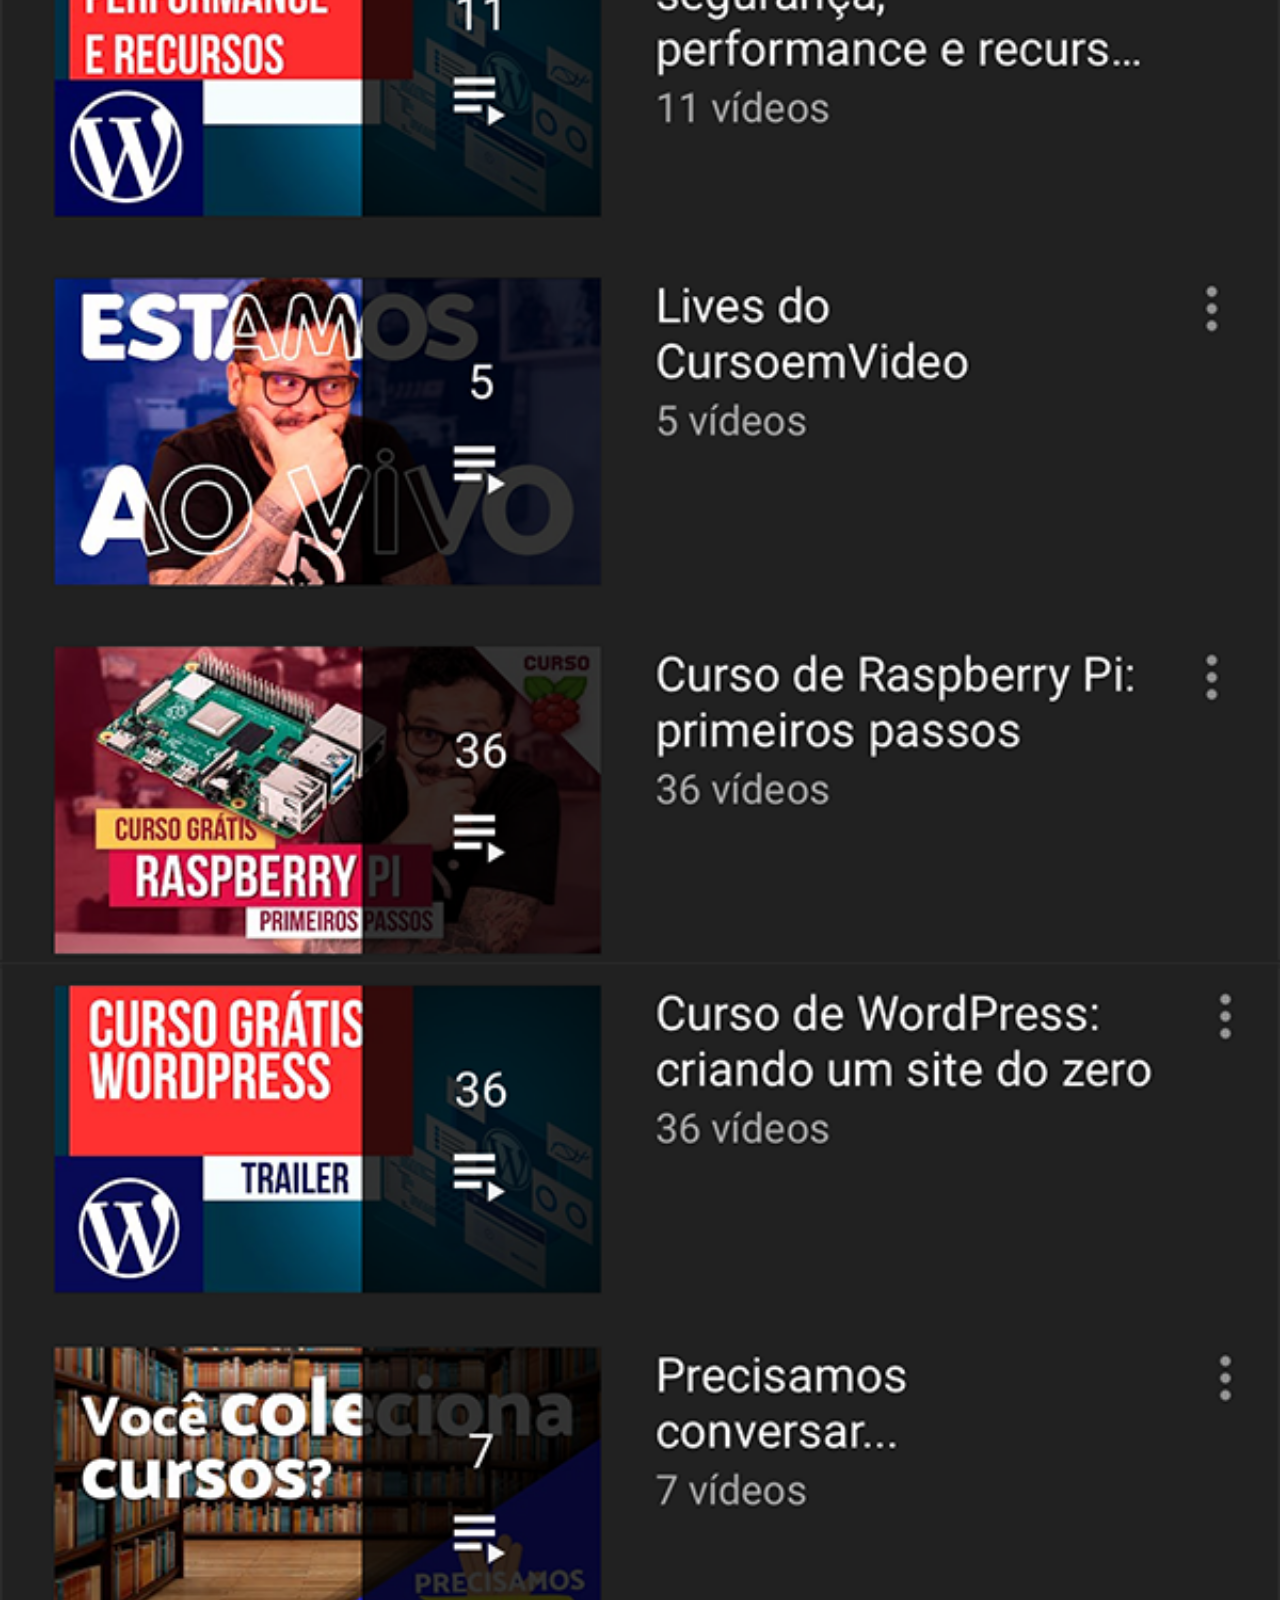
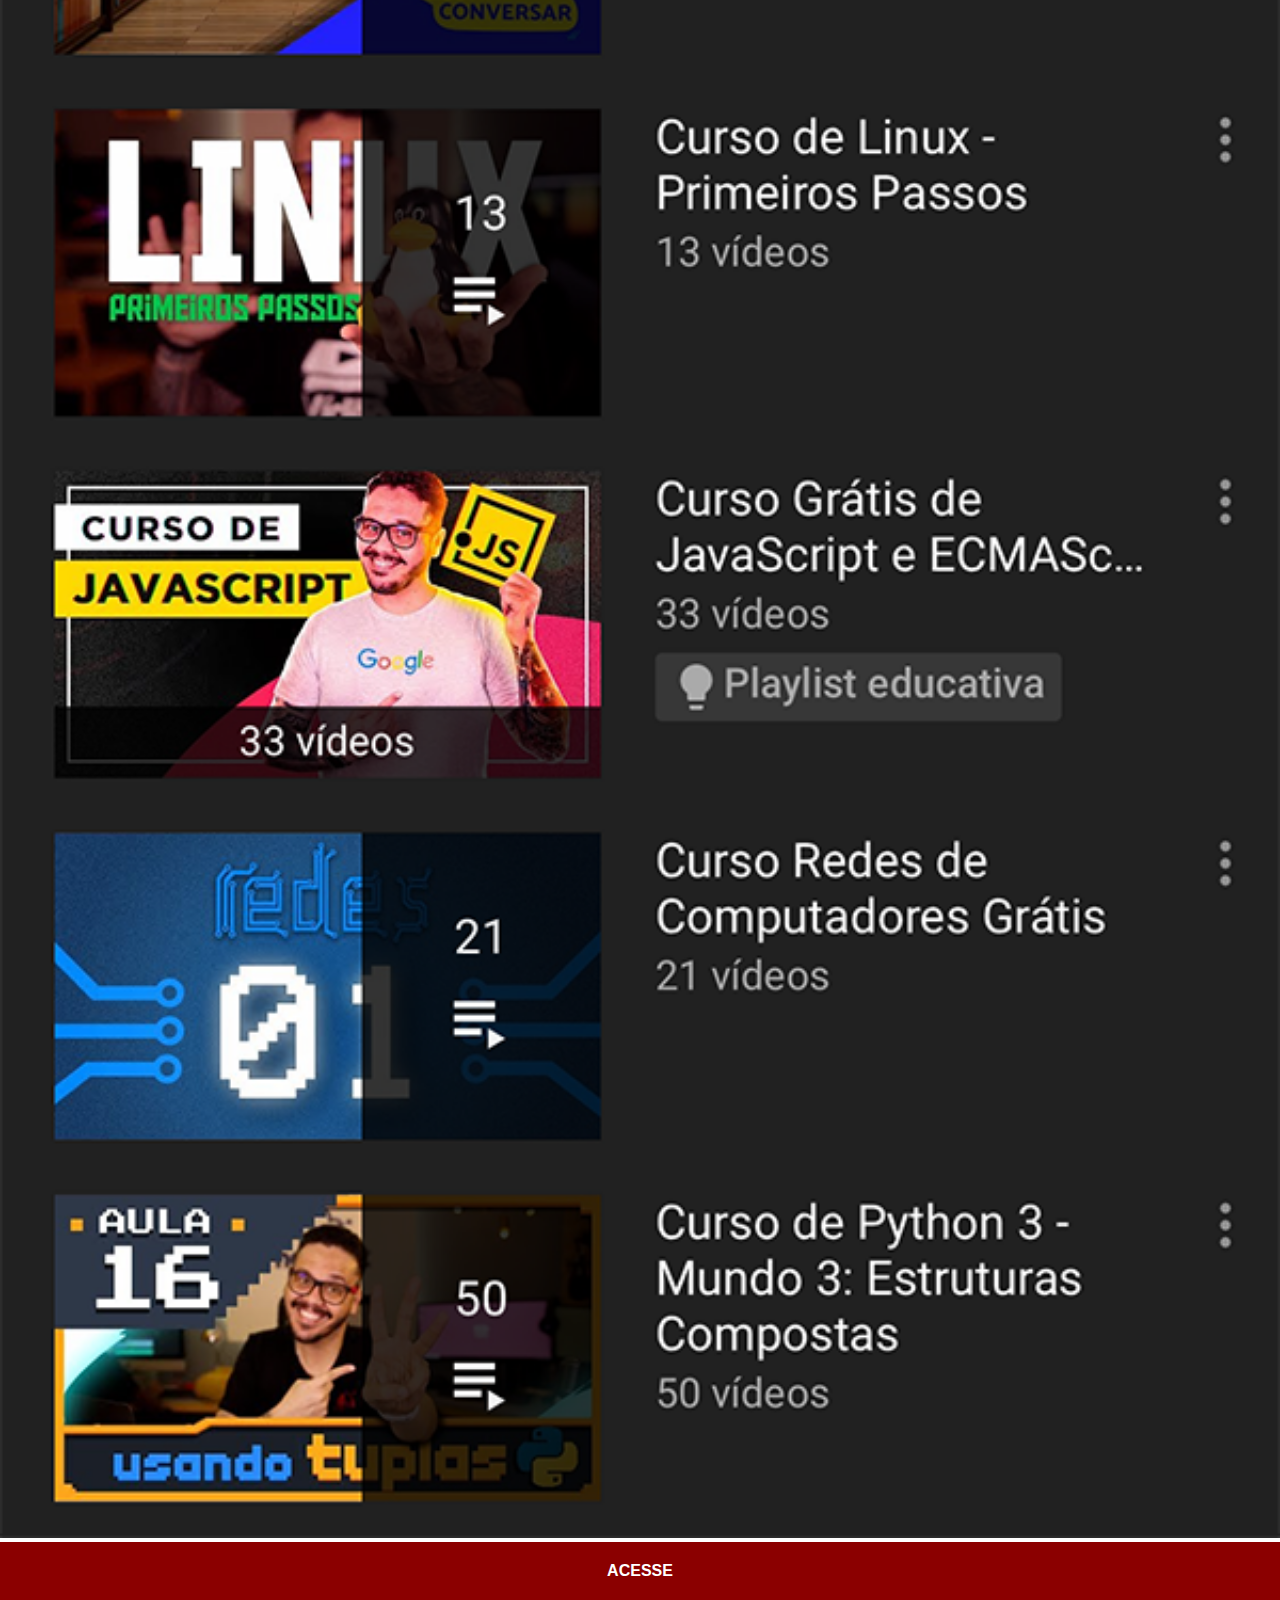
<file: youtube.html>
<!DOCTYPE html>
<html lang="pt-br">
<head>
    <meta charset="UTF-8">
    <meta name="viewport" content="width=device-width, initial-scale=1.0">
    <title>Youtube</title>
    <link rel="stylesheet" href="estilos/social.css">
</head>
<body>
    <img src="imagens/tela-youtube.png" alt="Youtube">
    <a href="https://www.youtube.com/c/CursoemV%C3%ADdeo/playlists" target="_blank">ACESSE</a>
</body>
</html>
</file>
<file: estilos/style.css>
@charset "UTF-8";

* {
    margin: 0PX;
    padding: 0px;
    font-family: Arial, Helvetica, sans-serif;
}

html, body {
    height: 100vh;
    width: 100vw;
    background-color: black;
}

body {
    background: url('../imagens/fundo-madeira.jpg') no-repeat top center;
    background-size: cover;
    background-attachment: fixed;
}

main {
    position: relative;
    height: 100vh;
}

section#telefone {
    position: absolute;
    top: 50%;
    left: 50%;
    transform: translate(-50%, -50%);

    height: 627px;
    width: 311px;
    background: url('../imagens/frame-iphone.png') no-repeat;
}

iframe#tela {
    position: relative;
    top: 80px;
    left: 22px;
    width: 267px;
    height: 471px;
}

section#redes-sociais {
    text-align: right;
}

section#redes-sociais img {
    width: 50px;
    margin: 10px;
    border-radius: 50%;
    box-shadow: 2px 2px 5px rgba(0, 0, 0, 0.400);
}

section#redes-sociais img:hover {
    border: 2px solid rgba(255, 255, 255, 0.61);
    transform: translate(-3px, -3px);
    box-shadow: 5px 5px 10px rgba(0, 0, 0, 0.596);
    transition: transform 0.3s;
}
</file>
<file: estilos/social.css>
@charset "UTF-8";

* {
    margin: 0px;
    padding: 0px;
    font-family: Arial, Helvetica, sans-serif;
}

::-webkit-scrollbar {
    width: 0px;
    height: 0px;
}

img {
    width: 100vw;
}

a {
    display: block;
    background-color: darkred;
    color: white;
    padding: 20px;
    text-align: center;
    font-weight: bolder;
    text-decoration: none;
}

a:hover {
    background-color: red;
}
</file>
